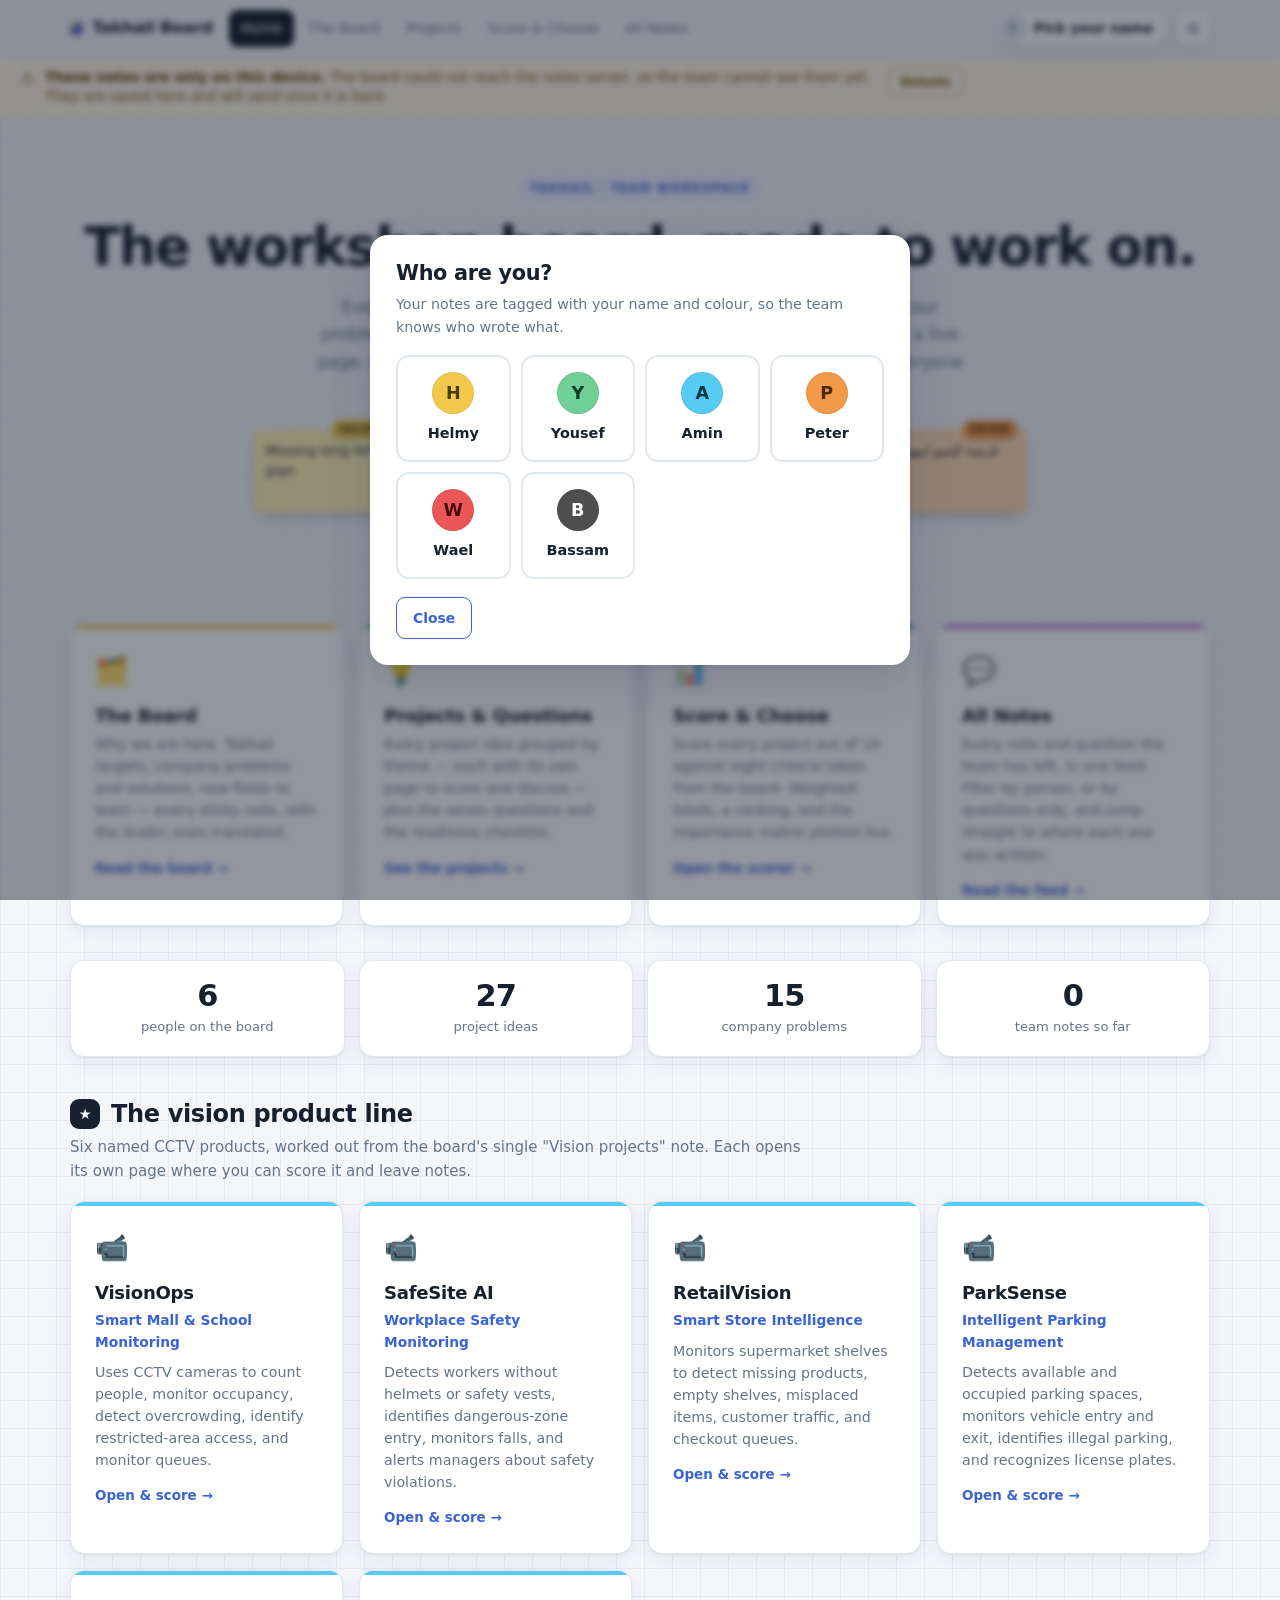
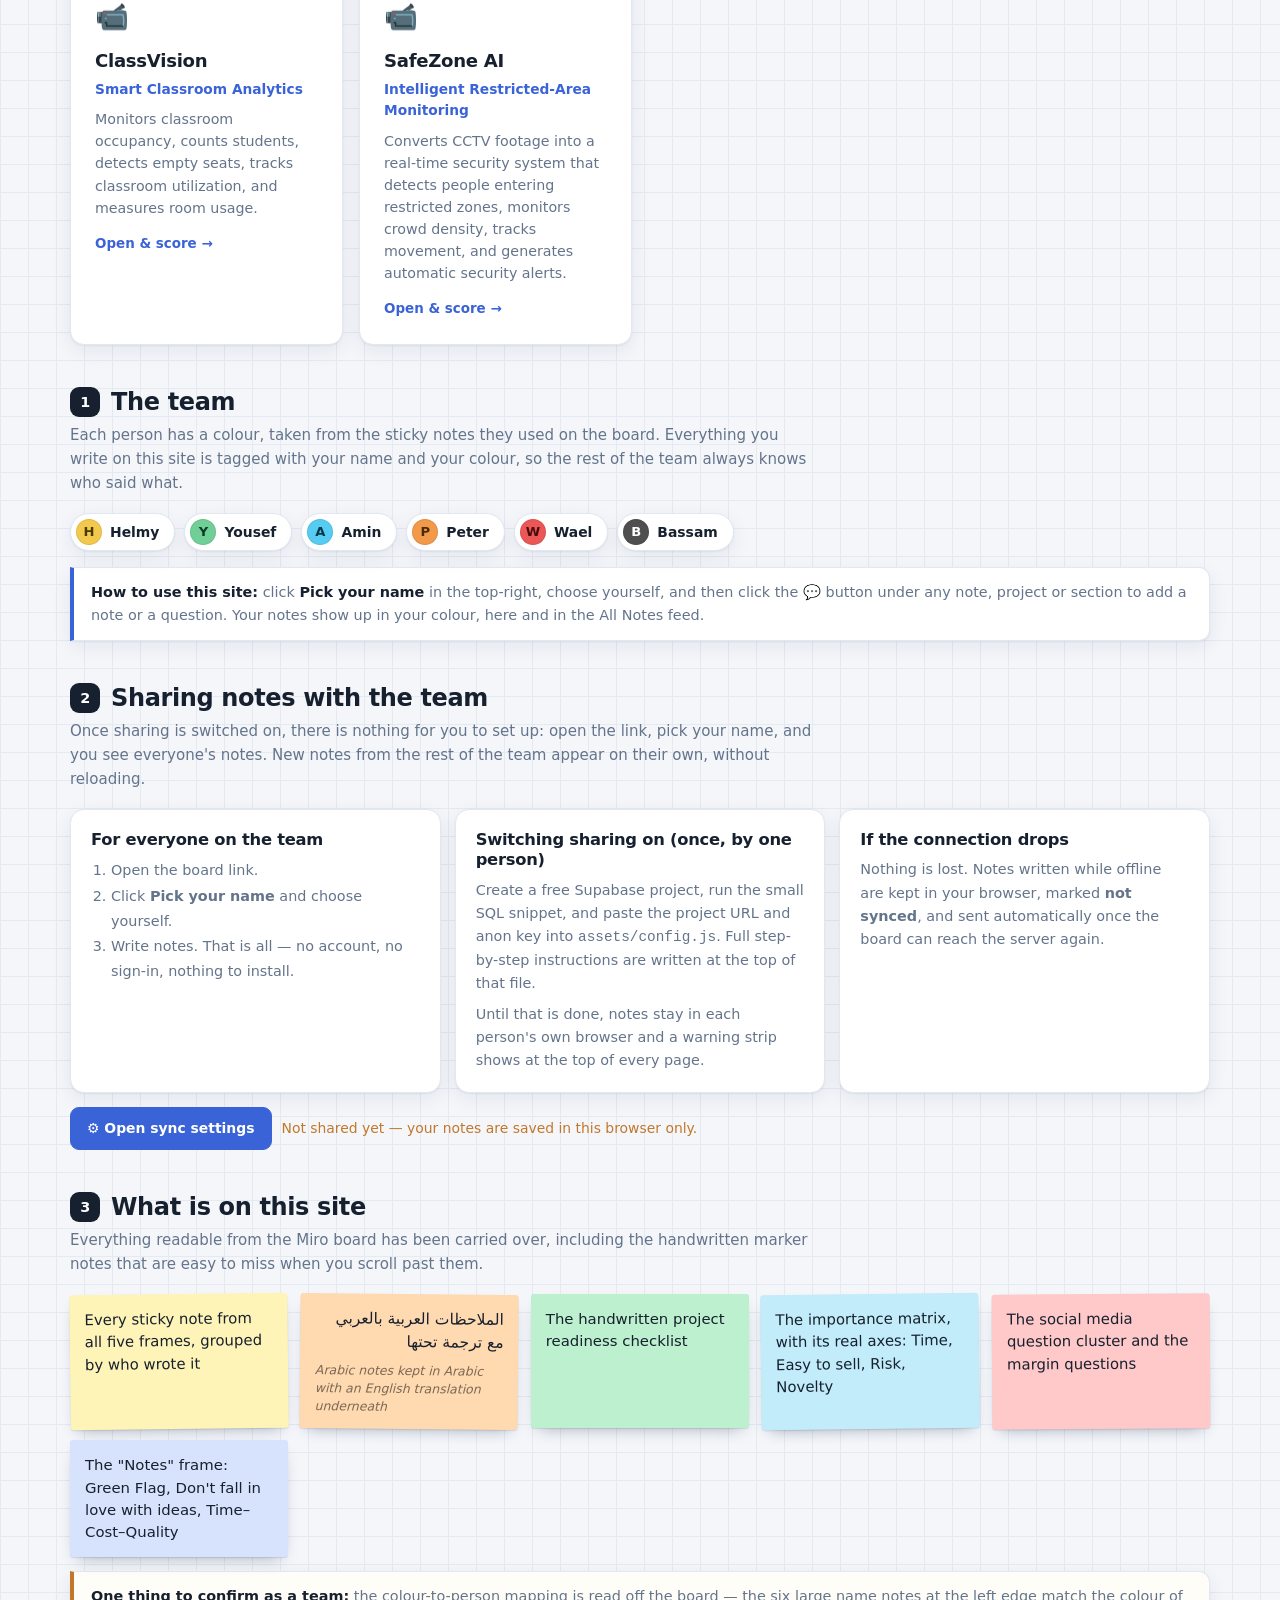
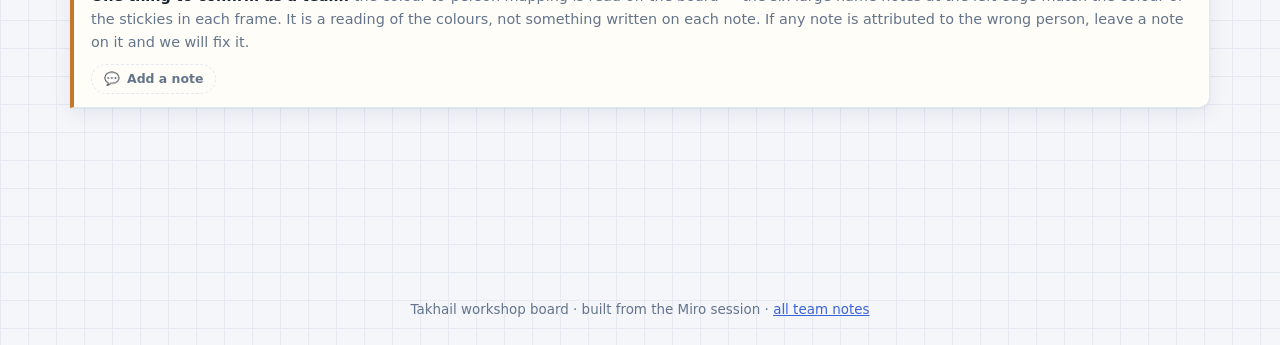
<file: index.html>
<!doctype html>
<html lang="en">
<head>
<meta charset="utf-8">
<meta name="viewport" content="width=device-width, initial-scale=1">
<title>Takhail Board — Team Workspace</title>
<meta name="description" content="The Takhail workshop board: targets, problems, projects and a scoring tool the whole team can write notes on.">
<link rel="icon" href="data:image/svg+xml,<svg xmlns='http://www.w3.org/2000/svg' viewBox='0 0 32 32'><rect width='32' height='32' rx='7' fill='%233b63d8'/><rect x='7' y='7' width='8' height='8' rx='1.5' fill='%23ffd84d'/><rect x='17' y='7' width='8' height='8' rx='1.5' fill='%236FCF97'/><rect x='7' y='17' width='8' height='8' rx='1.5' fill='%23ff9f6b'/><rect x='17' y='17' width='8' height='8' rx='1.5' fill='%23fff'/></svg>">
<link rel="stylesheet" href="assets/style.css">
</head>
<body>

<div class="hero">
  <span class="eyebrow">Takhail · Team Workspace</span>
  <h1>The workshop board, made to work on.</h1>
  <p>Everything from the Miro session — why we are here, our targets, our problems, every project idea and the handwritten notes — rebuilt as a live page. Pick your name, then leave notes and questions anywhere. Everyone sees who wrote what.</p>

  <div class="hero-notes">
    <div class="note y">Missing long term plan<span class="owner" style="background:#F2C94C;color:#4a3b00">Helmy</span></div>
    <div class="note g">Lack of clients and actual live work<span class="owner" style="background:#6FCF97;color:#0d3b22">Yousef</span></div>
    <div class="note c">Make our own AI model<span class="owner" style="background:#56CCF2;color:#06384a">Amin</span></div>
    <div class="note r">Unicorn<span class="owner" style="background:#EB5757;color:#fff">Wael</span></div>
    <div class="note o ar" dir="rtl">فرصة للنمو (مهنياً)<span class="owner" style="background:#F2994A;color:#4a2a00" dir="ltr">Peter</span></div>
  </div>

  <div class="row" style="justify-content:center">
    <button class="btn dark" id="startBtn" type="button">Pick your name to start</button>
    <a class="btn ghost" href="board.html">Open the board</a>
  </div>
</div>

<div class="wrap">

  <div class="tiles">
    <a class="tile" href="board.html" style="--tc:#F2C94C">
      <span class="ico">🗂️</span>
      <h3>The Board</h3>
      <p>Why we are here, Takhail targets, company problems and solutions, new fields to learn — every sticky note, with the Arabic ones translated.</p>
      <div class="go">Read the board →</div>
    </a>
    <a class="tile" href="projects.html" style="--tc:#6FCF97">
      <span class="ico">💡</span>
      <h3>Projects &amp; Questions</h3>
      <p>Every project idea grouped by theme — each with its own page to score and discuss — plus the seven questions and the readiness checklist.</p>
      <div class="go">See the projects →</div>
    </a>
    <a class="tile" href="scoring.html" style="--tc:#3b63d8">
      <span class="ico">📊</span>
      <h3>Score &amp; Choose</h3>
      <p>Score every project out of 10 against eight criteria taken from the board. Weighted totals, a ranking, and the importance matrix plotted live.</p>
      <div class="go">Open the scorer →</div>
    </a>
    <a class="tile" href="notes.html" style="--tc:#BB6BD9">
      <span class="ico">💬</span>
      <h3>All Notes</h3>
      <p>Every note and question the team has left, in one feed. Filter by person, or by questions only, and jump straight to where each one was written.</p>
      <div class="go">Read the feed →</div>
    </a>
  </div>

  <div class="stats" id="stats">
    <div class="stat"><b id="tCount">0</b><span>people on the board</span></div>
    <div class="stat"><b id="pCount">0</b><span>project ideas</span></div>
    <div class="stat"><b>15</b><span>company problems</span></div>
    <div class="stat"><b id="nCount">0</b><span>team notes so far</span></div>
  </div>

  <section class="blk" id="vision-line">
    <h2><span class="num">★</span> The vision product line</h2>
    <p class="sub">Six named CCTV products, worked out from the board's single "Vision projects" note. Each opens its own page where you can score it and leave notes.</p>
    <div class="tiles" id="visionTiles"></div>
  </section>

  <section class="blk" id="team">
    <h2><span class="num">1</span> The team</h2>
    <p class="sub">Each person has a colour, taken from the sticky notes they used on the board. Everything you write on this site is tagged with your name and your colour, so the rest of the team always knows who said what.</p>
    <div class="legend" id="legend"></div>
    <div class="callout" style="margin-top:16px">
      <b>How to use this site:</b> click <b>Pick your name</b> in the top-right, choose yourself, and then click the <b>💬</b> button under any note, project or section to add a note or a question. Your notes show up in your colour, here and in the All Notes feed.
    </div>
  </section>

  <section class="blk" id="sync">
    <h2><span class="num">2</span> Sharing notes with the team</h2>
    <p class="sub">Once sharing is switched on, there is nothing for you to set up: open the link, pick your name, and you see everyone's notes. New notes from the rest of the team appear on their own, without reloading.</p>
    <div class="cards">
      <div class="card">
        <h3 style="margin:0 0 8px;font-size:1.02rem">For everyone on the team</h3>
        <ol style="margin:0;padding-left:20px;font-size:.9rem;color:var(--mute);line-height:1.75">
          <li>Open the board link.</li>
          <li>Click <b>Pick your name</b> and choose yourself.</li>
          <li>Write notes. That is all — no account, no sign-in, nothing to install.</li>
        </ol>
      </div>
      <div class="card">
        <h3 style="margin:0 0 8px;font-size:1.02rem">Switching sharing on (once, by one person)</h3>
        <p style="margin:0 0 8px;font-size:.9rem;color:var(--mute)">Create a free Supabase project, run the small SQL snippet, and paste the project URL and anon key into <code>assets/config.js</code>. Full step-by-step instructions are written at the top of that file.</p>
        <p style="margin:0;font-size:.9rem;color:var(--mute)">Until that is done, notes stay in each person's own browser and a warning strip shows at the top of every page.</p>
      </div>
      <div class="card">
        <h3 style="margin:0 0 8px;font-size:1.02rem">If the connection drops</h3>
        <p style="margin:0;font-size:.9rem;color:var(--mute)">Nothing is lost. Notes written while offline are kept in your browser, marked <b>not synced</b>, and sent automatically once the board can reach the server again.</p>
      </div>
    </div>
    <div class="row">
      <button class="btn" id="syncBtn" type="button">⚙ Open sync settings</button>
      <span id="syncState" style="font-size:.87rem;color:var(--mute)"></span>
    </div>
  </section>

  <section class="blk" id="source">
    <h2><span class="num">3</span> What is on this site</h2>
    <p class="sub">Everything readable from the Miro board has been carried over, including the handwritten marker notes that are easy to miss when you scroll past them.</p>
    <div class="grid">
      <div class="note y">Every sticky note from all five frames, grouped by who wrote it</div>
      <div class="note o ar" dir="rtl">الملاحظات العربية بالعربي مع ترجمة تحتها<small dir="ltr">Arabic notes kept in Arabic with an English translation underneath</small></div>
      <div class="note g">The handwritten project readiness checklist</div>
      <div class="note c">The importance matrix, with its real axes: Time, Easy to sell, Risk, Novelty</div>
      <div class="note r">The social media question cluster and the margin questions</div>
      <div class="note b">The "Notes" frame: Green Flag, Don't fall in love with ideas, Time–Cost–Quality</div>
    </div>
    <div class="callout warn-c">
      <b>One thing to confirm as a team:</b> the colour-to-person mapping is read off the board — the six large name notes at the left edge match the colour of the stickies in each frame. It is a reading of the colours, not something written on each note. If any note is attributed to the wrong person, leave a note on it and we will fix it.
      <div data-notes="home-attribution"></div>
    </div>
  </section>

</div>

<footer class="site-foot">
  Takhail workshop board · built from the Miro session · <a href="notes.html">all team notes</a>
</footer>

<script src="assets/config.js"></script>
<script src="assets/team.js"></script>
<script src="assets/projects.js"></script>
<script>
document.getElementById("tCount").textContent = TEAM.length;
document.getElementById("pCount").textContent = PROJECTS.length;
document.getElementById("visionTiles").innerHTML =
  projectsIn("Vision & CCTV").filter(p => p.tagline).map(p => `
    <a class="tile" href="${projectHref(p.id)}" style="--tc:#56CCF2">
      <span class="ico">📹</span>
      <h3>${esc(p.name)}</h3>
      <p style="color:var(--accent);font-weight:600;font-size:.86rem;margin:0 0 8px">${esc(p.tagline)}</p>
      <p>${esc(p.desc)}</p>
      <div class="go">Open &amp; score →</div>
    </a>`).join("");

document.getElementById("legend").innerHTML = TEAM.map(p =>
  `<span class="chip"><span class="avatar" style="background:${p.color};color:${p.ink}">${p.name[0]}</span>${p.name}</span>`).join("");

document.getElementById("startBtn").onclick = openWhoModal;
document.getElementById("syncBtn").onclick = openSettings;

function paintState() {
  document.getElementById("nCount").textContent = NotesStore.cache.length;
  const s = document.getElementById("syncState");
  const shared = NotesStore.mode === "supabase" || NotesStore.mode === "github";
  s.textContent = shared
    ? "✓ Sharing is on — the whole team reads and writes the same notes."
    : "Not shared yet — your notes are saved in this browser only.";
  s.style.color = shared ? "var(--ok)" : "var(--warn)";
}
addEventListener("tk:notes", paintState);
bootPage("index.html").then(paintState);
</script>
</body>
</html>
</file>
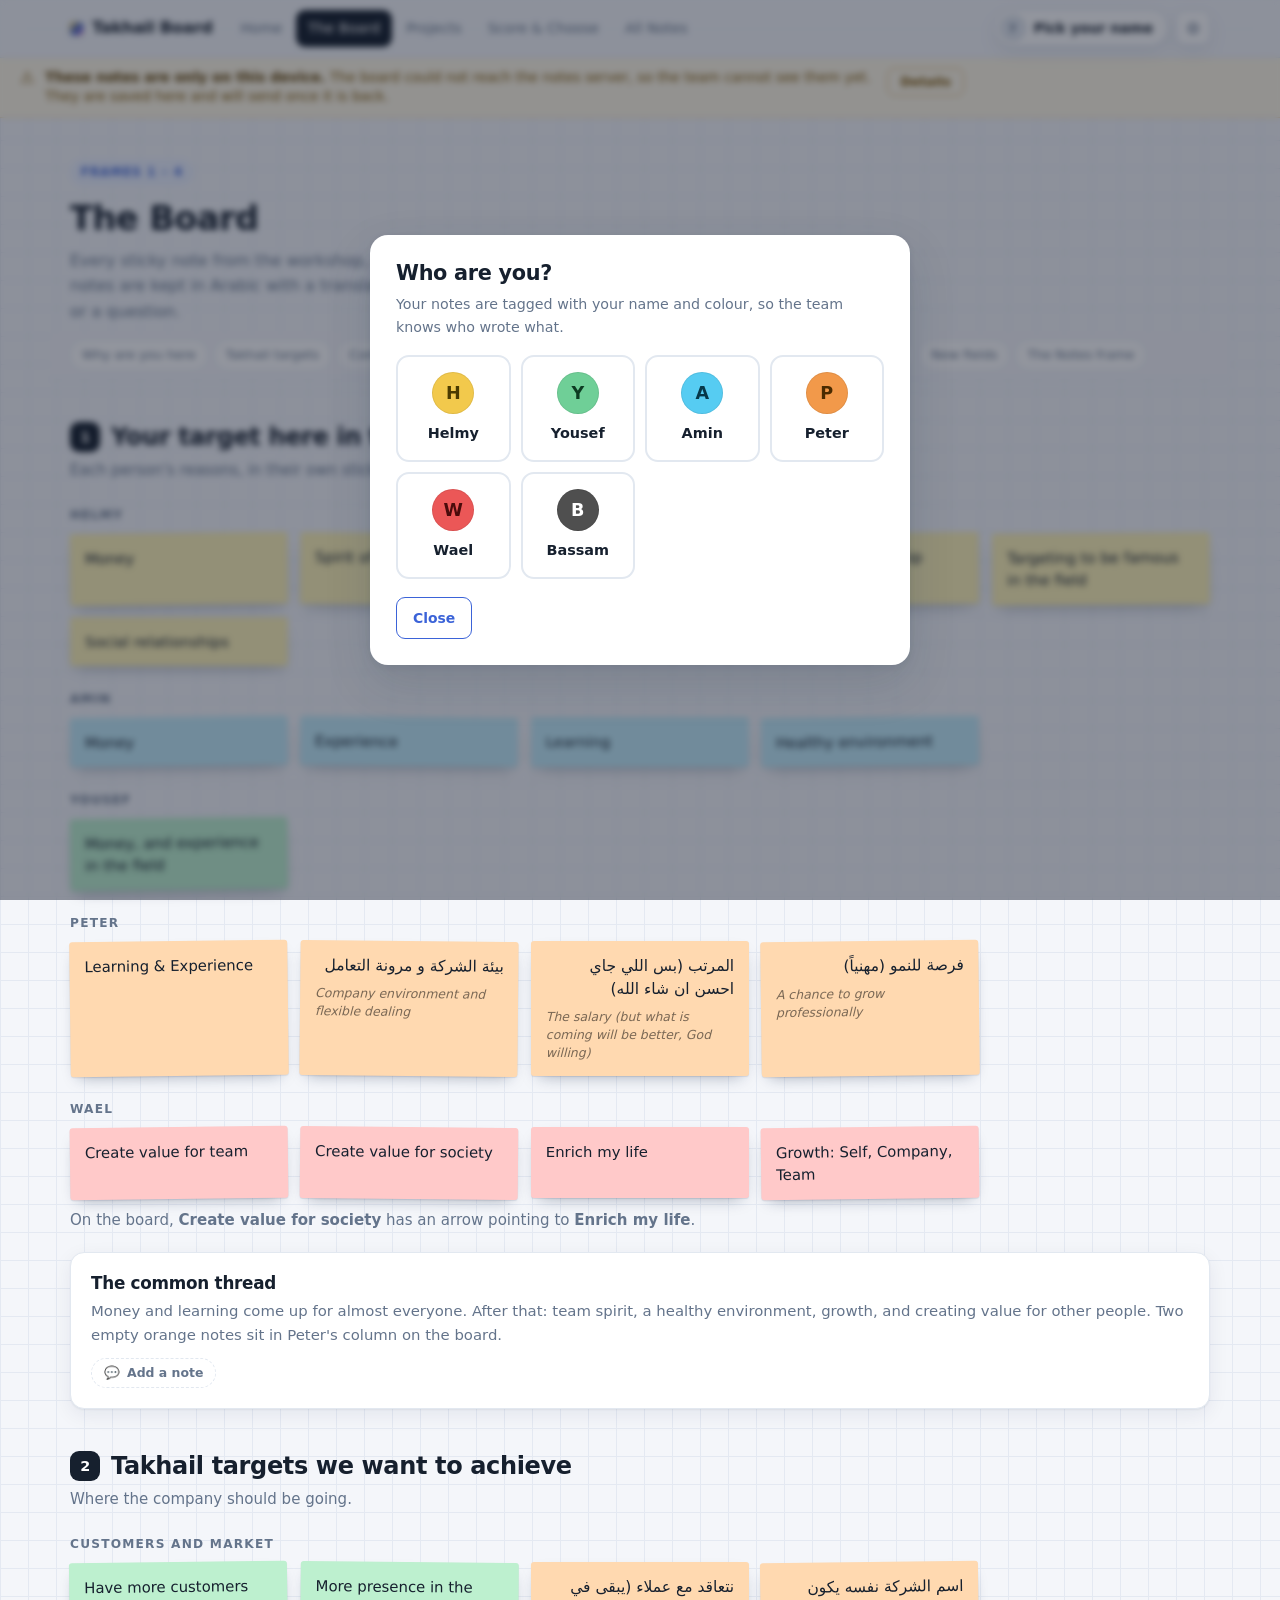
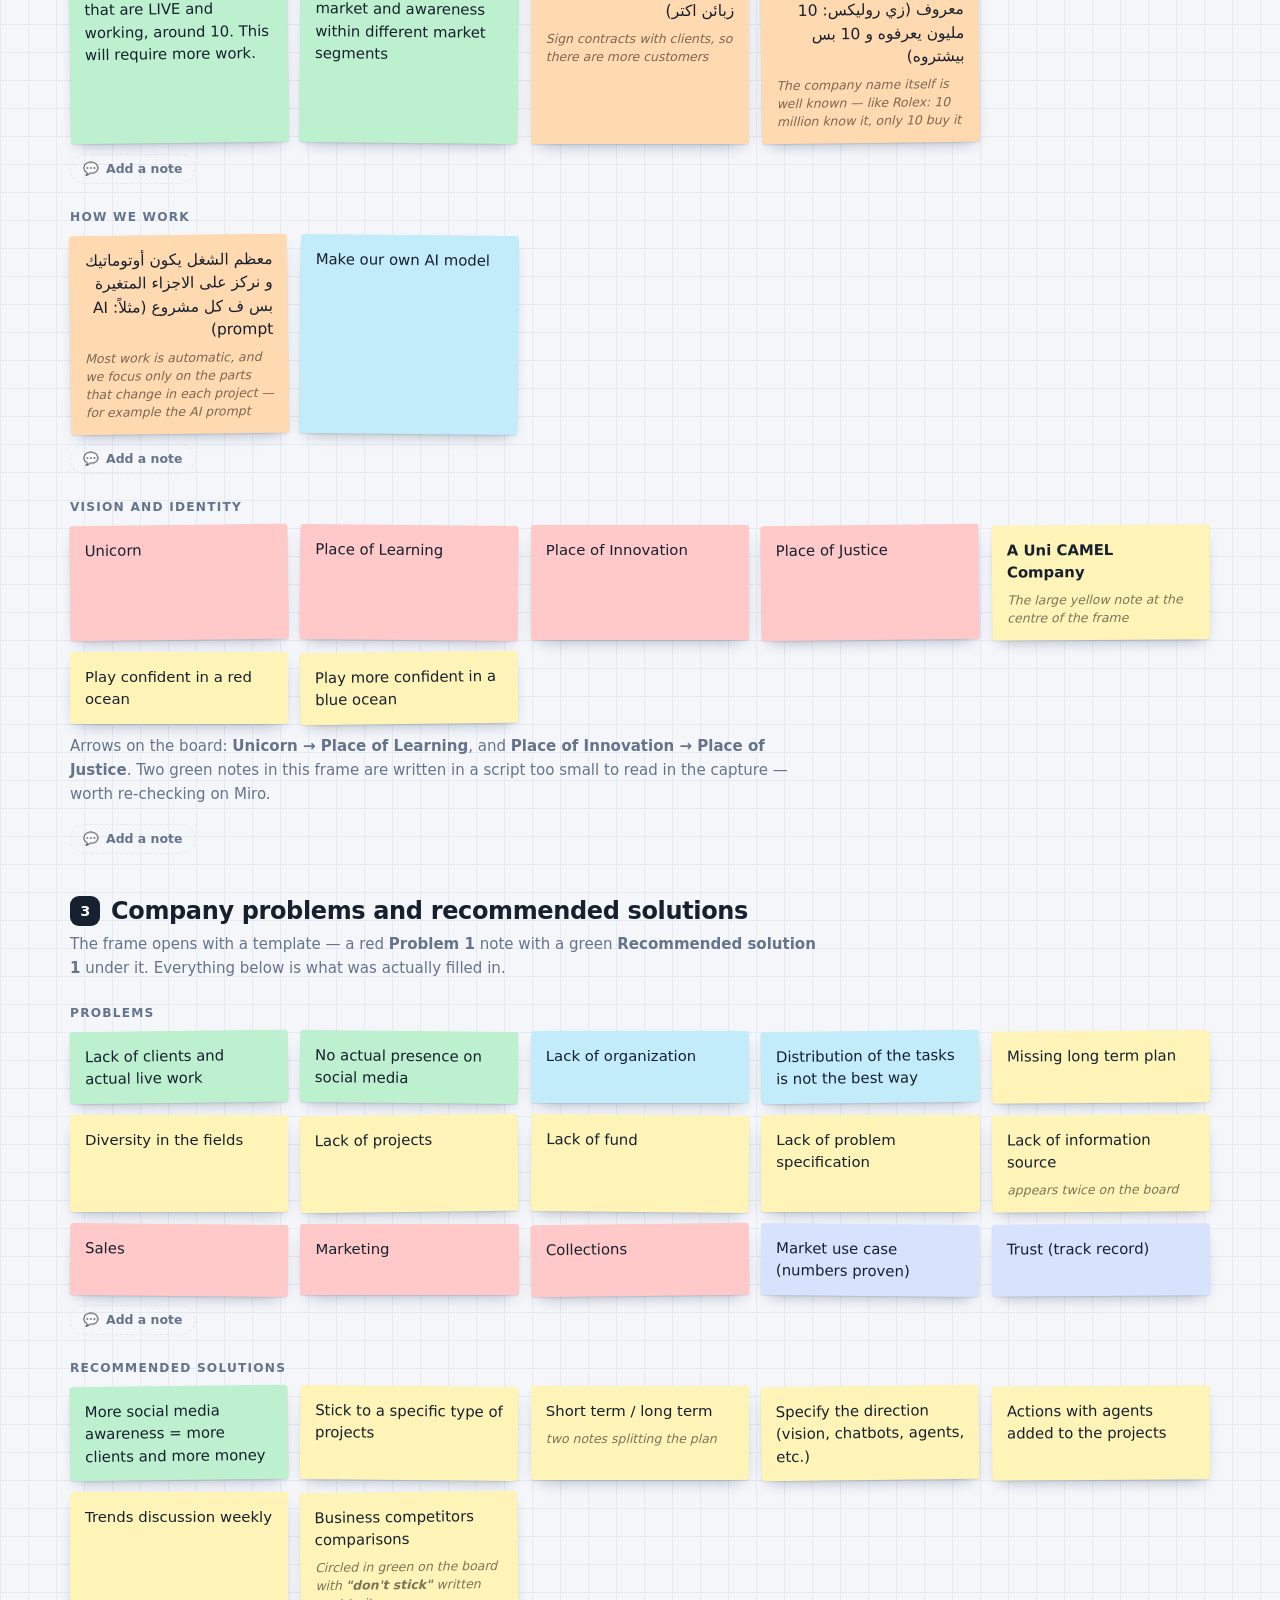
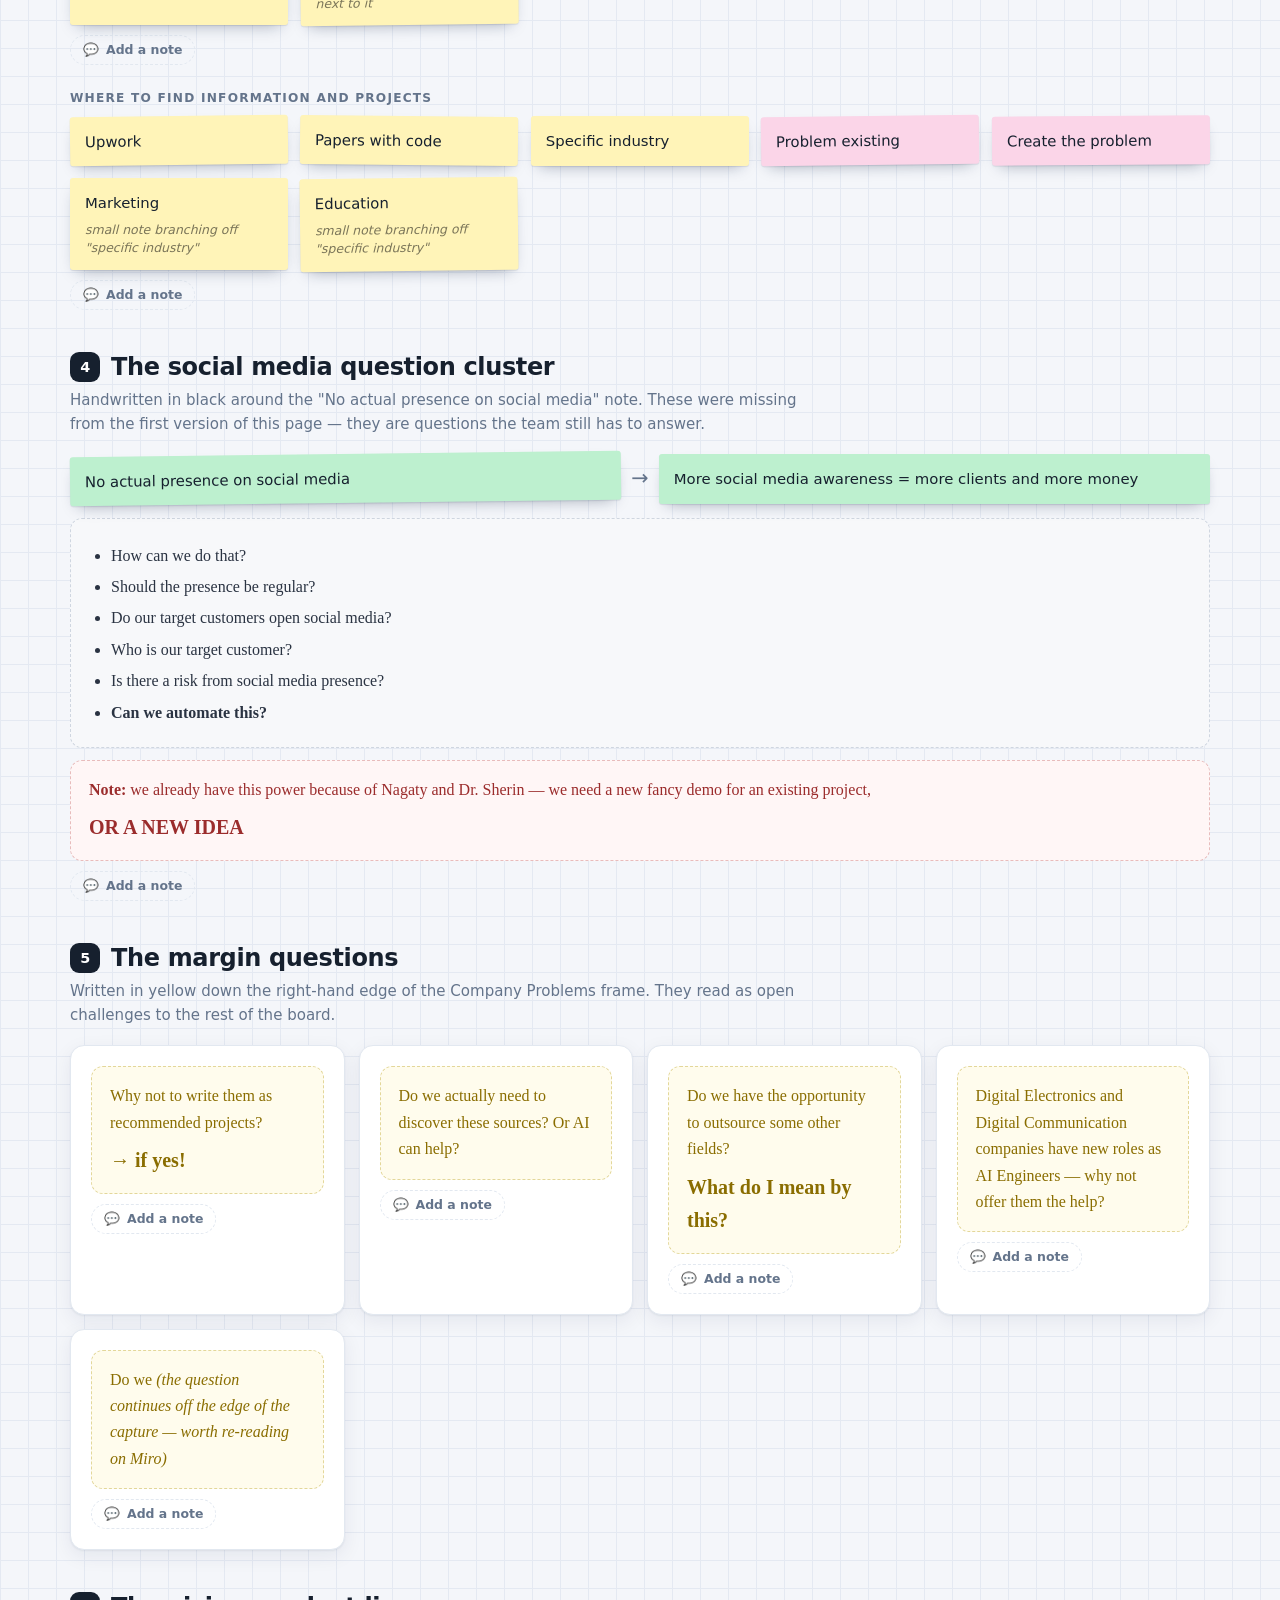
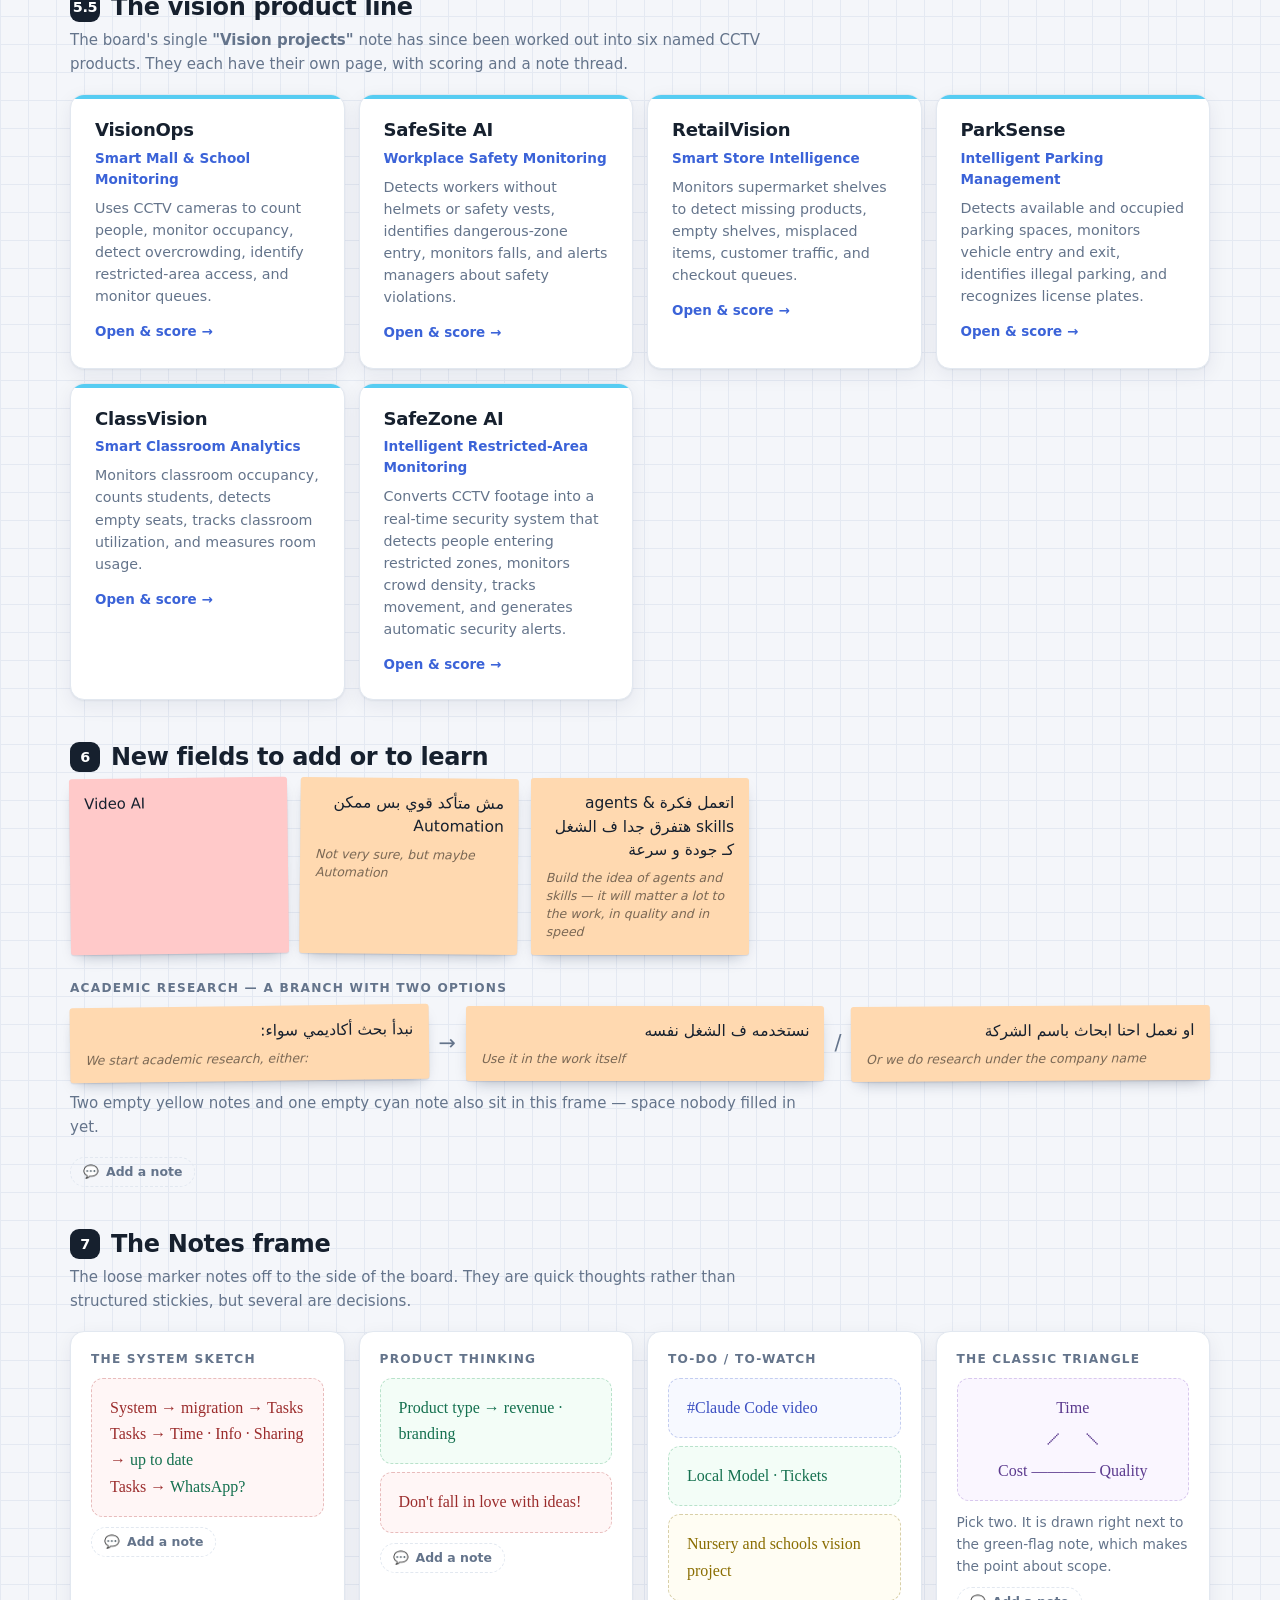
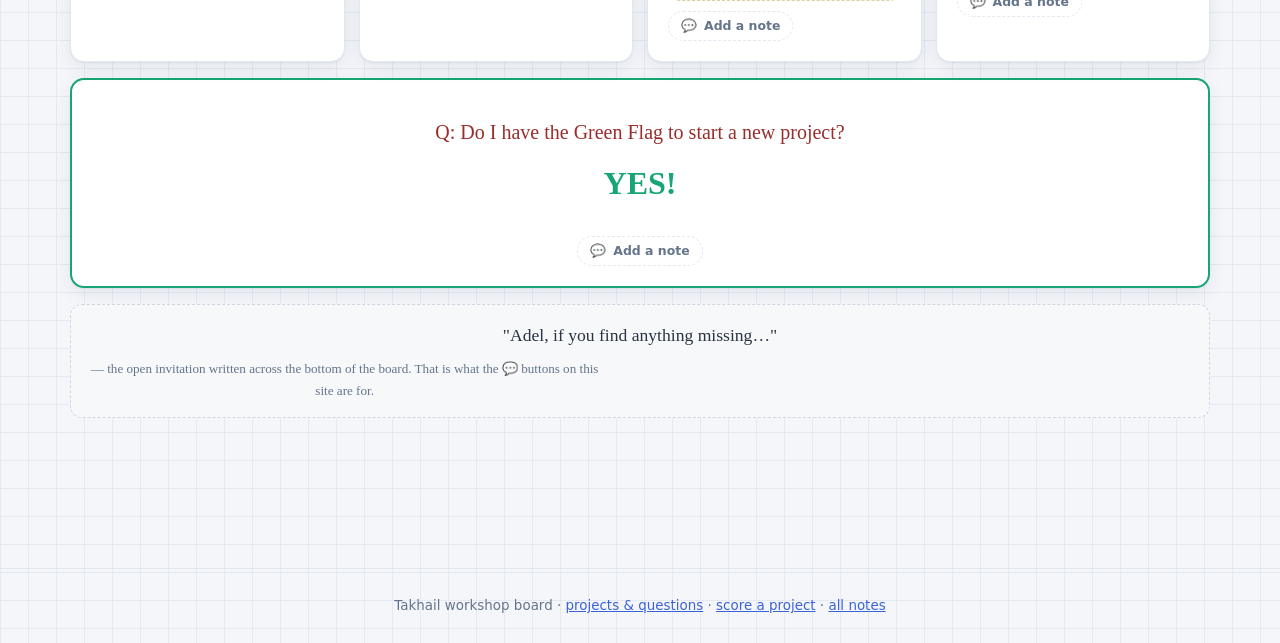
<file: board.html>
<!doctype html>
<html lang="en">
<head>
<meta charset="utf-8">
<meta name="viewport" content="width=device-width, initial-scale=1">
<title>The Board — Takhail</title>
<link rel="icon" href="data:image/svg+xml,<svg xmlns='http://www.w3.org/2000/svg' viewBox='0 0 32 32'><rect width='32' height='32' rx='7' fill='%233b63d8'/><rect x='7' y='7' width='8' height='8' rx='1.5' fill='%23ffd84d'/><rect x='17' y='7' width='8' height='8' rx='1.5' fill='%236FCF97'/><rect x='7' y='17' width='8' height='8' rx='1.5' fill='%23ff9f6b'/><rect x='17' y='17' width='8' height='8' rx='1.5' fill='%23fff'/></svg>">
<link rel="stylesheet" href="assets/style.css">
</head>
<body>

<div class="page-head">
  <span class="eyebrow">Frames 1 – 4</span>
  <h1>The Board</h1>
  <p>Every sticky note from the workshop, grouped by frame and by who wrote it. Arabic notes are kept in Arabic with a translation underneath. Click 💬 anywhere to add a note or a question.</p>
</div>

<div class="wrap">
  <div class="sticky-toc"><div>
    <a href="#why">Why are you here</a>
    <a href="#targets">Takhail targets</a>
    <a href="#problems">Company problems</a>
    <a href="#socials">Social media cluster</a>
    <a href="#margin">Margin questions</a>
    <a href="#vision-products">Vision products</a>
    <a href="#fields">New fields</a>
    <a href="#notes-frame">The Notes frame</a>
  </div></div>

  <section class="blk" id="why">
    <h2><span class="num">1</span> Your target here in the company — why are you here?</h2>
    <p class="sub">Each person's reasons, in their own sticky colour.</p>

    <h3 class="mini">Helmy</h3>
    <div class="grid">
      <div class="note y">Money</div>
      <div class="note y">Spirit of the team</div>
      <div class="note y">Power of making new things</div>
      <div class="note y">Power of leadership</div>
      <div class="note y">Targeting to be famous in the field</div>
      <div class="note y">Social relationships</div>
    </div>

    <h3 class="mini">Amin</h3>
    <div class="grid">
      <div class="note c">Money</div>
      <div class="note c">Experience</div>
      <div class="note c">Learning</div>
      <div class="note c">Healthy environment</div>
    </div>

    <h3 class="mini">Yousef</h3>
    <div class="grid"><div class="note g">Money, and experience in the field</div></div>

    <h3 class="mini">Peter</h3>
    <div class="grid">
      <div class="note o">Learning &amp; Experience</div>
      <div class="note o ar" dir="rtl">بيئة الشركة و مرونة التعامل<small dir="ltr">Company environment and flexible dealing</small></div>
      <div class="note o ar" dir="rtl">المرتب (بس اللي جاي احسن ان شاء الله)<small dir="ltr">The salary (but what is coming will be better, God willing)</small></div>
      <div class="note o ar" dir="rtl">فرصة للنمو (مهنياً)<small dir="ltr">A chance to grow professionally</small></div>
    </div>

    <h3 class="mini">Wael</h3>
    <div class="grid">
      <div class="note r">Create value for team</div>
      <div class="note r">Create value for society</div>
      <div class="note r">Enrich my life</div>
      <div class="note r">Growth: Self, Company, Team</div>
    </div>
    <p class="sub" style="margin-top:10px">On the board, <b>Create value for society</b> has an arrow pointing to <b>Enrich my life</b>.</p>

    <div class="card" style="margin-top:20px">
      <h3 style="margin:0 0 6px;font-size:1.05rem">The common thread</h3>
      <p style="margin:0;color:var(--mute);font-size:.93rem">Money and learning come up for almost everyone. After that: team spirit, a healthy environment, growth, and creating value for other people. Two empty orange notes sit in Peter's column on the board.</p>
      <div data-notes="why-themes"></div>
    </div>
  </section>

  <section class="blk" id="targets">
    <h2><span class="num">2</span> Takhail targets we want to achieve</h2>
    <p class="sub">Where the company should be going.</p>

    <h3 class="mini">Customers and market</h3>
    <div class="grid">
      <div class="note g">Have more customers that are LIVE and working, around 10. This will require more work.</div>
      <div class="note g">More presence in the market and awareness within different market segments</div>
      <div class="note o ar" dir="rtl">نتعاقد مع عملاء (يبقى في زبائن اكتر)<small dir="ltr">Sign contracts with clients, so there are more customers</small></div>
      <div class="note o ar" dir="rtl">اسم الشركة نفسه يكون معروف (زي روليكس: 10 مليون يعرفوه و 10 بس بيشتروه)<small dir="ltr">The company name itself is well known — like Rolex: 10 million know it, only 10 buy it</small></div>
    </div>
    <div data-notes="targets-customers"></div>

    <h3 class="mini">How we work</h3>
    <div class="grid">
      <div class="note o ar" dir="rtl">معظم الشغل يكون أوتوماتيك و نركز على الاجزاء المتغيرة بس ف كل مشروع (مثلاً: AI prompt)<small dir="ltr">Most work is automatic, and we focus only on the parts that change in each project — for example the AI prompt</small></div>
      <div class="note c">Make our own AI model</div>
    </div>
    <div data-notes="targets-howwework"></div>

    <h3 class="mini">Vision and identity</h3>
    <div class="grid">
      <div class="note r">Unicorn</div>
      <div class="note r">Place of Learning</div>
      <div class="note r">Place of Innovation</div>
      <div class="note r">Place of Justice</div>
      <div class="note y"><b>A Uni CAMEL Company</b><small>The large yellow note at the centre of the frame</small></div>
      <div class="note y">Play confident in a red ocean</div>
      <div class="note y">Play more confident in a blue ocean</div>
    </div>
    <p class="sub" style="margin-top:10px">Arrows on the board: <b>Unicorn → Place of Learning</b>, and <b>Place of Innovation → Place of Justice</b>. Two green notes in this frame are written in a script too small to read in the capture — worth re-checking on Miro.</p>
    <div data-notes="targets-vision"></div>
  </section>

  <section class="blk" id="problems">
    <h2><span class="num">3</span> Company problems and recommended solutions</h2>
    <p class="sub">The frame opens with a template — a red <b>Problem 1</b> note with a green <b>Recommended solution 1</b> under it. Everything below is what was actually filled in.</p>

    <h3 class="mini">Problems</h3>
    <div class="grid">
      <div class="note g">Lack of clients and actual live work</div>
      <div class="note g">No actual presence on social media</div>
      <div class="note c">Lack of organization</div>
      <div class="note c">Distribution of the tasks is not the best way</div>
      <div class="note y">Missing long term plan</div>
      <div class="note y">Diversity in the fields</div>
      <div class="note y">Lack of projects</div>
      <div class="note y">Lack of fund</div>
      <div class="note y">Lack of problem specification</div>
      <div class="note y">Lack of information source<small>appears twice on the board</small></div>
      <div class="note r">Sales</div>
      <div class="note r">Marketing</div>
      <div class="note r">Collections</div>
      <div class="note b">Market use case (numbers proven)</div>
      <div class="note b">Trust (track record)</div>
    </div>
    <div data-notes="problems-list"></div>

    <h3 class="mini">Recommended solutions</h3>
    <div class="grid">
      <div class="note g">More social media awareness = more clients and more money</div>
      <div class="note y">Stick to a specific type of projects</div>
      <div class="note y">Short term / long term<small>two notes splitting the plan</small></div>
      <div class="note y">Specify the direction (vision, chatbots, agents, etc.)</div>
      <div class="note y">Actions with agents added to the projects</div>
      <div class="note y">Trends discussion weekly</div>
      <div class="note y">Business competitors comparisons
        <small>Circled in green on the board with <b>"don't stick"</b> written next to it</small></div>
    </div>
    <div data-notes="problems-solutions"></div>

    <h3 class="mini">Where to find information and projects</h3>
    <div class="grid">
      <div class="note y">Upwork</div>
      <div class="note y">Papers with code</div>
      <div class="note y">Specific industry</div>
      <div class="note p">Problem existing</div>
      <div class="note p">Create the problem</div>
      <div class="note y">Marketing<small>small note branching off "specific industry"</small></div>
      <div class="note y">Education<small>small note branching off "specific industry"</small></div>
    </div>
    <div data-notes="problems-sources"></div>
  </section>

  <section class="blk" id="socials">
    <h2><span class="num">4</span> The social media question cluster</h2>
    <p class="sub">Handwritten in black around the "No actual presence on social media" note. These were missing from the first version of this page — they are questions the team still has to answer.</p>

    <div class="flow">
      <div class="note g">No actual presence on social media</div>
      <span class="arrow">→</span>
      <div class="note g">More social media awareness = more clients and more money</div>
    </div>

    <div class="hand black" style="margin-top:14px">
      <ul>
        <li>How can we do that?</li>
        <li>Should the presence be regular?</li>
        <li>Do our target customers open social media?</li>
        <li>Who is our target customer?</li>
        <li>Is there a risk from social media presence?</li>
        <li><b>Can we automate this?</b></li>
      </ul>
    </div>

    <div class="hand red" style="margin-top:12px">
      <b>Note:</b> we already have this power because of Nagaty and Dr. Sherin — we need a new fancy demo for an existing project, <span class="big">OR A NEW IDEA</span>
    </div>
    <div data-notes="social-cluster"></div>
  </section>

  <section class="blk" id="margin">
    <h2><span class="num">5</span> The margin questions</h2>
    <p class="sub">Written in yellow down the right-hand edge of the Company Problems frame. They read as open challenges to the rest of the board.</p>

    <div class="cards">
      <div class="card">
        <div class="hand yellow">Why not to write them as recommended projects? <span class="big">→ if yes!</span></div>
        <div data-notes="margin-q1"></div>
      </div>
      <div class="card">
        <div class="hand yellow">Do we actually need to discover these sources? Or AI can help?</div>
        <div data-notes="margin-q2"></div>
      </div>
      <div class="card">
        <div class="hand yellow">Do we have the opportunity to outsource some other fields? <span class="big">What do I mean by this?</span></div>
        <div data-notes="margin-q3"></div>
      </div>
      <div class="card">
        <div class="hand yellow">Digital Electronics and Digital Communication companies have new roles as AI Engineers — why not offer them the help?</div>
        <div data-notes="margin-q4"></div>
      </div>
      <div class="card">
        <div class="hand yellow">Do we <em>(the question continues off the edge of the capture — worth re-reading on Miro)</em></div>
        <div data-notes="margin-q5"></div>
      </div>
    </div>
  </section>

  <section class="blk" id="vision-products">
    <h2><span class="num">5.5</span> The vision product line</h2>
    <p class="sub">The board's single <b>"Vision projects"</b> note has since been worked out into six named CCTV products. They each have their own page, with scoring and a note thread.</p>
    <div class="cards" id="visionCards"></div>
  </section>

  <section class="blk" id="fields">
    <h2><span class="num">6</span> New fields to add or to learn</h2>
    <div class="grid">
      <div class="note r">Video AI</div>
      <div class="note o ar" dir="rtl">مش متأكد قوي بس ممكن Automation<small dir="ltr">Not very sure, but maybe Automation</small></div>
      <div class="note o ar" dir="rtl">اتعمل فكرة agents &amp; skills هتفرق جدا ف الشغل كـ جودة و سرعة<small dir="ltr">Build the idea of agents and skills — it will matter a lot to the work, in quality and in speed</small></div>
    </div>

    <h3 class="mini">Academic research — a branch with two options</h3>
    <div class="flow">
      <div class="note o ar" dir="rtl">نبدأ بحث أكاديمي سواء:<small dir="ltr">We start academic research, either:</small></div>
      <span class="arrow">→</span>
      <div class="note o ar" dir="rtl">نستخدمه ف الشغل نفسه<small dir="ltr">Use it in the work itself</small></div>
      <span class="arrow">/</span>
      <div class="note o ar" dir="rtl">او نعمل احنا ابحاث باسم الشركة<small dir="ltr">Or we do research under the company name</small></div>
    </div>
    <p class="sub" style="margin-top:10px">Two empty yellow notes and one empty cyan note also sit in this frame — space nobody filled in yet.</p>
    <div data-notes="fields-all"></div>
  </section>

  <section class="blk" id="notes-frame">
    <h2><span class="num">7</span> The Notes frame</h2>
    <p class="sub">The loose marker notes off to the side of the board. They are quick thoughts rather than structured stickies, but several are decisions.</p>

    <div class="cards">
      <div class="card">
        <h3 class="mini" style="margin-top:0">The system sketch</h3>
        <div class="hand red">
          System → migration → Tasks<br>
          Tasks → Time · Info · Sharing → <span style="color:#14704f">up to date</span><br>
          Tasks → <span style="color:#14704f">WhatsApp?</span>
        </div>
        <div data-notes="notes-system"></div>
      </div>

      <div class="card">
        <h3 class="mini" style="margin-top:0">Product thinking</h3>
        <div class="hand green">Product type → revenue · branding</div>
        <div class="hand red" style="margin-top:8px">Don't fall in love with ideas!</div>
        <div data-notes="notes-product"></div>
      </div>

      <div class="card">
        <h3 class="mini" style="margin-top:0">To-do / to-watch</h3>
        <div class="hand" style="color:#3b4fc2;border-color:#c3cdf0;background:#f7f9ff">#Claude Code video</div>
        <div class="hand green" style="margin-top:8px">Local Model · Tickets</div>
        <div class="hand" style="margin-top:8px;color:#8a6d00">Nursery and schools vision project</div>
        <div data-notes="notes-todo"></div>
      </div>

      <div class="card">
        <h3 class="mini" style="margin-top:0">The classic triangle</h3>
        <div class="hand purple" style="text-align:center">
          Time<br>
          <span style="font-size:1.4rem">⟋&nbsp;&nbsp;&nbsp;⟍</span><br>
          Cost ———— Quality
        </div>
        <p class="sub" style="margin:10px 0 0;font-size:.86rem">Pick two. It is drawn right next to the green-flag note, which makes the point about scope.</p>
        <div data-notes="notes-triangle"></div>
      </div>
    </div>

    <div class="card" style="margin-top:16px;text-align:center;border:2px solid #17a673">
      <div class="hand red" style="border:0;background:transparent;font-size:1.25rem">
        Q: Do I have the Green Flag to start a new project?
        <span class="big" style="color:#17a673;font-size:2rem">YES!</span>
      </div>
      <div data-notes="notes-greenflag" style="display:inline-block"></div>
    </div>

    <div class="hand black" style="margin-top:16px;text-align:center;font-size:1.1rem">
      "Adel, if you find anything missing…"
      <p class="sub" style="font-family:inherit;margin:8px 0 0;font-size:.82rem">— the open invitation written across the bottom of the board. That is what the 💬 buttons on this site are for.</p>
    </div>
  </section>

</div>

<footer class="site-foot">
  Takhail workshop board · <a href="projects.html">projects &amp; questions</a> · <a href="scoring.html">score a project</a> · <a href="notes.html">all notes</a>
</footer>

<script src="assets/config.js"></script>
<script src="assets/team.js"></script>
<script src="assets/projects.js"></script>
<script>
document.getElementById("visionCards").innerHTML =
  projectsIn("Vision & CCTV").filter(p => p.tagline).map(p => `
    <a class="tile" href="${projectHref(p.id)}" style="--tc:#56CCF2">
      <h3>${esc(p.name)}</h3>
      <p style="color:var(--accent);font-weight:600;font-size:.85rem;margin:0 0 7px">${esc(p.tagline)}</p>
      <p>${esc(p.desc)}</p>
      <div class="go">Open &amp; score →</div>
    </a>`).join("");
bootPage("board.html");
</script>
</body>
</html>
</file>
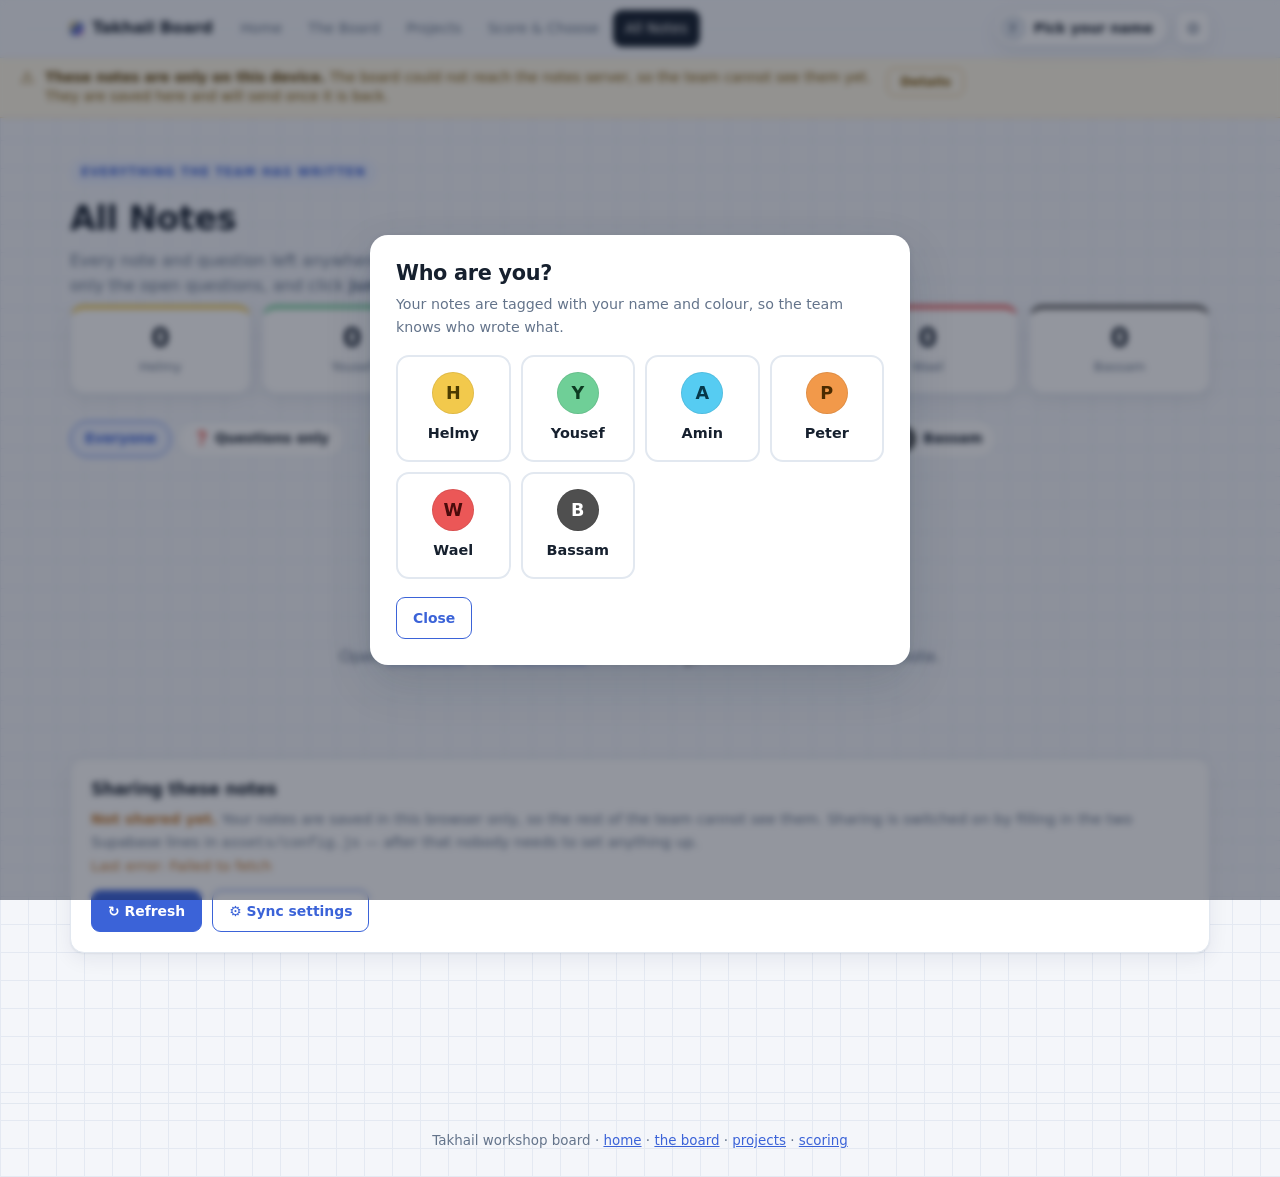
<file: notes.html>
<!doctype html>
<html lang="en">
<head>
<meta charset="utf-8">
<meta name="viewport" content="width=device-width, initial-scale=1">
<title>All Notes — Takhail</title>
<link rel="icon" href="data:image/svg+xml,<svg xmlns='http://www.w3.org/2000/svg' viewBox='0 0 32 32'><rect width='32' height='32' rx='7' fill='%233b63d8'/><rect x='7' y='7' width='8' height='8' rx='1.5' fill='%23ffd84d'/><rect x='17' y='7' width='8' height='8' rx='1.5' fill='%236FCF97'/><rect x='7' y='17' width='8' height='8' rx='1.5' fill='%23ff9f6b'/><rect x='17' y='17' width='8' height='8' rx='1.5' fill='%23fff'/></svg>">
<link rel="stylesheet" href="assets/style.css">
<style>
  .filters{display:flex;gap:7px;flex-wrap:wrap;align-items:center;margin:16px 0 22px}
  .fbtn{background:var(--card);border:1px solid var(--line);border-radius:999px;padding:5px 13px 5px 5px;font:inherit;font-size:.85rem;font-weight:600;cursor:pointer;display:inline-flex;align-items:center;gap:7px;color:var(--ink)}
  .fbtn.plain{padding:6px 14px}
  .fbtn:hover{border-color:var(--accent)}
  .fbtn.on{border-color:var(--accent);background:var(--accent-soft);color:var(--accent);box-shadow:0 0 0 2px var(--accent-soft)}
  .feed{display:flex;flex-direction:column;gap:12px}
  .fnote{background:var(--card);border:1px solid var(--line);border-left:5px solid var(--pc);border-radius:0 var(--r) var(--r) 0;padding:15px 18px;box-shadow:var(--shadow)}
  .fnote.q{background:linear-gradient(90deg,color-mix(in srgb,var(--pc) 7%,#fff),#fff 55%)}
  .fnote-head{display:flex;align-items:center;gap:9px;flex-wrap:wrap;margin-bottom:7px}
  .fnote-head strong{font-size:.95rem}
  .fnote-meta{margin-left:auto;display:flex;align-items:center;gap:9px;font-size:.76rem;color:var(--mute)}
  .fnote p{margin:0 0 9px;font-size:.95rem;line-height:1.55;white-space:pre-wrap}
  .where{font-size:.78rem;color:var(--mute)}
  .where a{font-weight:600;text-decoration:none}
  .where a:hover{text-decoration:underline}
  .empty{text-align:center;padding:60px 20px;color:var(--mute)}
  .empty .big{font-size:2.6rem;display:block;margin-bottom:12px}
  .by-person{display:grid;grid-template-columns:repeat(auto-fit,minmax(118px,1fr));gap:11px;margin-bottom:26px}
  .pcount{background:var(--card);border:1px solid var(--line);border-top:4px solid var(--pc);border-radius:var(--r);padding:14px 10px;text-align:center;box-shadow:var(--shadow)}
  .pcount b{display:block;font-size:1.65rem;line-height:1.15;font-variant-numeric:tabular-nums}
  .pcount span{font-size:.82rem;color:var(--mute)}
</style>
</head>
<body>

<div class="page-head">
  <span class="eyebrow">Everything the team has written</span>
  <h1>All Notes</h1>
  <p>Every note and question left anywhere on this site, newest first. Filter by person or show only the open questions, and click <b>jump to it</b> to go to exactly where a note was written.</p>
</div>

<div class="wrap">

  <div class="by-person" id="byPerson"></div>

  <div class="filters" id="filters">
    <button class="fbtn plain on" data-f="all" type="button">Everyone</button>
    <button class="fbtn plain" data-f="questions" type="button">❓ Questions only</button>
    <span style="width:1px;height:24px;background:var(--line);margin:0 4px"></span>
  </div>

  <div class="feed" id="feed"></div>

  <div class="card" style="margin-top:28px">
    <h3 style="margin:0 0 8px;font-size:1.05rem">Sharing these notes</h3>
    <p style="margin:0 0 12px;color:var(--mute);font-size:.9rem" id="modeLine"></p>
    <div class="row" style="margin:0">
      <button class="btn" id="refreshBtn" type="button">↻ Refresh</button>
      <button class="btn ghost" id="setBtn2" type="button">⚙ Sync settings</button>
    </div>
  </div>

</div>

<footer class="site-foot">
  Takhail workshop board · <a href="index.html">home</a> · <a href="board.html">the board</a> · <a href="projects.html">projects</a> · <a href="scoring.html">scoring</a>
</footer>

<script src="assets/config.js"></script>
<script src="assets/team.js"></script>
<script src="assets/projects.js"></script>
<script>
/* Where each anchor lives, so the feed can link back to it. */
const ANCHOR_MAP = {
  "home-attribution":   ["index.html#source",        "Home · colour attribution"],
  "why-themes":         ["board.html#why",           "Board · why are you here"],
  "targets-customers":  ["board.html#targets",       "Board · targets, customers and market"],
  "targets-howwework":  ["board.html#targets",       "Board · targets, how we work"],
  "targets-vision":     ["board.html#targets",       "Board · targets, vision and identity"],
  "problems-list":      ["board.html#problems",      "Board · company problems"],
  "problems-solutions": ["board.html#problems",      "Board · recommended solutions"],
  "problems-sources":   ["board.html#problems",      "Board · where to find information"],
  "social-cluster":     ["board.html#socials",       "Board · social media questions"],
  "margin-q1":          ["board.html#margin",        "Board · margin question 1"],
  "margin-q2":          ["board.html#margin",        "Board · margin question 2"],
  "margin-q3":          ["board.html#margin",        "Board · margin question 3"],
  "margin-q4":          ["board.html#margin",        "Board · margin question 4"],
  "margin-q5":          ["board.html#margin",        "Board · margin question 5"],
  "fields-all":         ["board.html#fields",        "Board · new fields"],
  "notes-system":       ["board.html#notes-frame",   "Board · the system sketch"],
  "notes-product":      ["board.html#notes-frame",   "Board · product thinking"],
  "notes-todo":         ["board.html#notes-frame",   "Board · to-do and to-watch"],
  "notes-triangle":     ["board.html#notes-frame",   "Board · time–cost–quality"],
  "notes-greenflag":    ["board.html#notes-frame",   "Board · the green flag"],
  "agents-whatneed":    ["projects.html#agents",     "Projects · what do we need to achieve"],
  "readiness-list":     ["projects.html#readiness",  "Projects · readiness checklist"],
  "readiness-q-needed": ["projects.html#readiness",  "Projects · how long will it be needed"],
  "readiness-q-work":   ["projects.html#readiness",  "Projects · how long will we work on it"],
  "readiness-gate":     ["projects.html#readiness",  "Projects · is the checklist a gate"],
  "q-domains":          ["projects.html#questions",  "Projects · Q1 domains and industries"],
  "q-owns":             ["projects.html#questions",  "Projects · Q2 who owns the code"],
  "q-stack":            ["projects.html#questions",  "Projects · Q3 do we have the stack"],
  "q-pricing":          ["projects.html#questions",  "Projects · Q4 pricing model"],
  "q-research":         ["projects.html#questions",  "Projects · Q5 pricing unproven research"],
  "q-upkeep":           ["projects.html#questions",  "Projects · Q6 who fixes broken APIs"],
  "q-scope":            ["projects.html#questions",  "Projects · Q7 scope creep"],
  "scoring-weights":    ["scoring.html#weights",     "Scoring · criteria and weights"],
  "scoring-table":      ["scoring.html#table",       "Scoring · the score table"],
  "scoring-ranking":    ["scoring.html#rank",        "Scoring · the ranking"],
  "scoring-matrix":     ["scoring.html#matrix",      "Scoring · importance matrix"]
};
function whereOf(anchor) {
  if (ANCHOR_MAP[anchor]) return ANCHOR_MAP[anchor];
  // a note written on a project's own page, or on its card
  for (const prefix of ["proj-", "score-"]) {
    if (anchor.startsWith(prefix)) {
      const id = anchor.slice(prefix.length);
      const p = PROJECT_BY_ID[id];
      if (p) return [projectHref(id) + (prefix === "score-" ? "#score" : "#discuss"),
                     (prefix === "score-" ? "Scoring · " : "Project · ") + p.name];
      // the project was removed from the catalogue — keep the note readable
      const nice = id.replace(/-/g, " ").replace(/\b\w/g, m => m.toUpperCase());
      return ["projects.html", "Projects · " + nice + " (removed)"];
    }
  }
  return ["index.html", anchor];
}

let filter = "all";

function buildFilters() {
  const f = document.getElementById("filters");
  TEAM.forEach(p => {
    const b = document.createElement("button");
    b.type = "button"; b.className = "fbtn"; b.dataset.f = "p:" + p.id;
    b.innerHTML = `<span class="avatar" style="background:${p.color};color:${p.ink}">${p.name[0]}</span>${p.name}`;
    f.appendChild(b);
  });
  f.querySelectorAll(".fbtn").forEach(b => b.onclick = () => {
    filter = b.dataset.f;
    f.querySelectorAll(".fbtn").forEach(x => x.classList.toggle("on", x === b));
    paint();
  });
}

function paint() {
  const all = NotesStore.cache;

  document.getElementById("byPerson").innerHTML = TEAM.map(p => {
    const n = all.filter(x => (resolvePerson(x.author) || {}).id === p.id).length;
    return `<div class="pcount" style="--pc:${p.color}"><b>${n}</b><span>${p.name}</span></div>`;
  }).join("");

  let list = all.slice();
  if (filter === "questions") list = list.filter(n => n.kind === "question");
  else if (filter.startsWith("p:")) list = list.filter(n => (resolvePerson(n.author) || {}).id === filter.slice(2));
  list.sort((a, b) => (b.ts || 0) - (a.ts || 0));

  const feed = document.getElementById("feed");
  if (!list.length) {
    feed.innerHTML = `<div class="empty"><span class="big">💬</span>
      <b>Nothing here yet.</b><br>
      Open <a href="board.html">the board</a> or <a href="projects.html">the projects</a> and click a 💬 button to write the first note.</div>`;
    return;
  }

  const me = getMe();
  feed.innerHTML = list.map(n => {
    const p = resolvePerson(n.author) || { color:"#999", ink:"#fff", name:n.author };
    const [href, label] = whereOf(n.anchor);
    return `<div class="fnote ${n.kind === "question" ? "q" : ""}" style="--pc:${p.color}">
      <div class="fnote-head">
        <span class="avatar" style="background:${p.color};color:${p.ink}">${esc(p.name[0])}</span>
        <strong>${esc(p.name)}</strong>
        ${n.kind === "question" ? `<span class="qtag">question</span>` : ""}
        <span class="fnote-meta">
          ${esc(timeAgo(n.ts))}${n.pending ? " · not synced" : ""}
          ${ownsNote(me, n) ? `<button class="tnote-del" data-del="${esc(n.id)}" type="button" title="Delete">×</button>` : ""}
        </span>
      </div>
      <p>${esc(n.text).replace(/\n/g, "<br>")}</p>
      <div class="where">on <b>${esc(label)}</b> · <a href="${href}">jump to it →</a></div>
    </div>`;
  }).join("");

  feed.querySelectorAll("[data-del]").forEach(b => b.onclick = async () => {
    if (!confirm("Delete this note?")) return;
    try { await NotesStore.remove(b.dataset.del); } catch (e) { alert(e.message); }
  });
}

function paintMode() {
  const l = document.getElementById("modeLine");
  l.innerHTML = NotesStore.mode === "supabase"
    ? `<b style="color:var(--ok)">✓ Shared with the team.</b> Everyone who opens this board reads and writes the same notes, and new ones appear within about 20 seconds without reloading.`
    : NotesStore.mode === "github"
    ? `<b style="color:var(--ok)">✓ Connected to GitHub.</b> Notes are stored as comments on issue #${esc(ghIssue())} in <code>${esc(ghRepo())}</code>, so everyone with the board open sees the same feed.`
    : `<b style="color:var(--warn)">Not shared yet.</b> Your notes are saved in this browser only, so the rest of the team cannot see them. Sharing is switched on by filling in the two Supabase lines in <code>assets/config.js</code> — after that nobody needs to set anything up.${NotesStore.error ? ` <br><span style="color:var(--warn)">Last error: ${esc(NotesStore.error)}</span>` : ""}`;
}

document.getElementById("refreshBtn").onclick = async (e) => {
  e.target.disabled = true; e.target.textContent = "Refreshing…";
  await NotesStore.load(); paint(); paintMode();
  e.target.disabled = false; e.target.textContent = "↻ Refresh";
};
document.getElementById("setBtn2").onclick = openSettings;

addEventListener("tk:notes", () => { paint(); paintMode(); });
addEventListener("tk:me", paint);

buildFilters();
bootPage("notes.html").then(() => { paint(); paintMode(); });
</script>
</body>
</html>
</file>
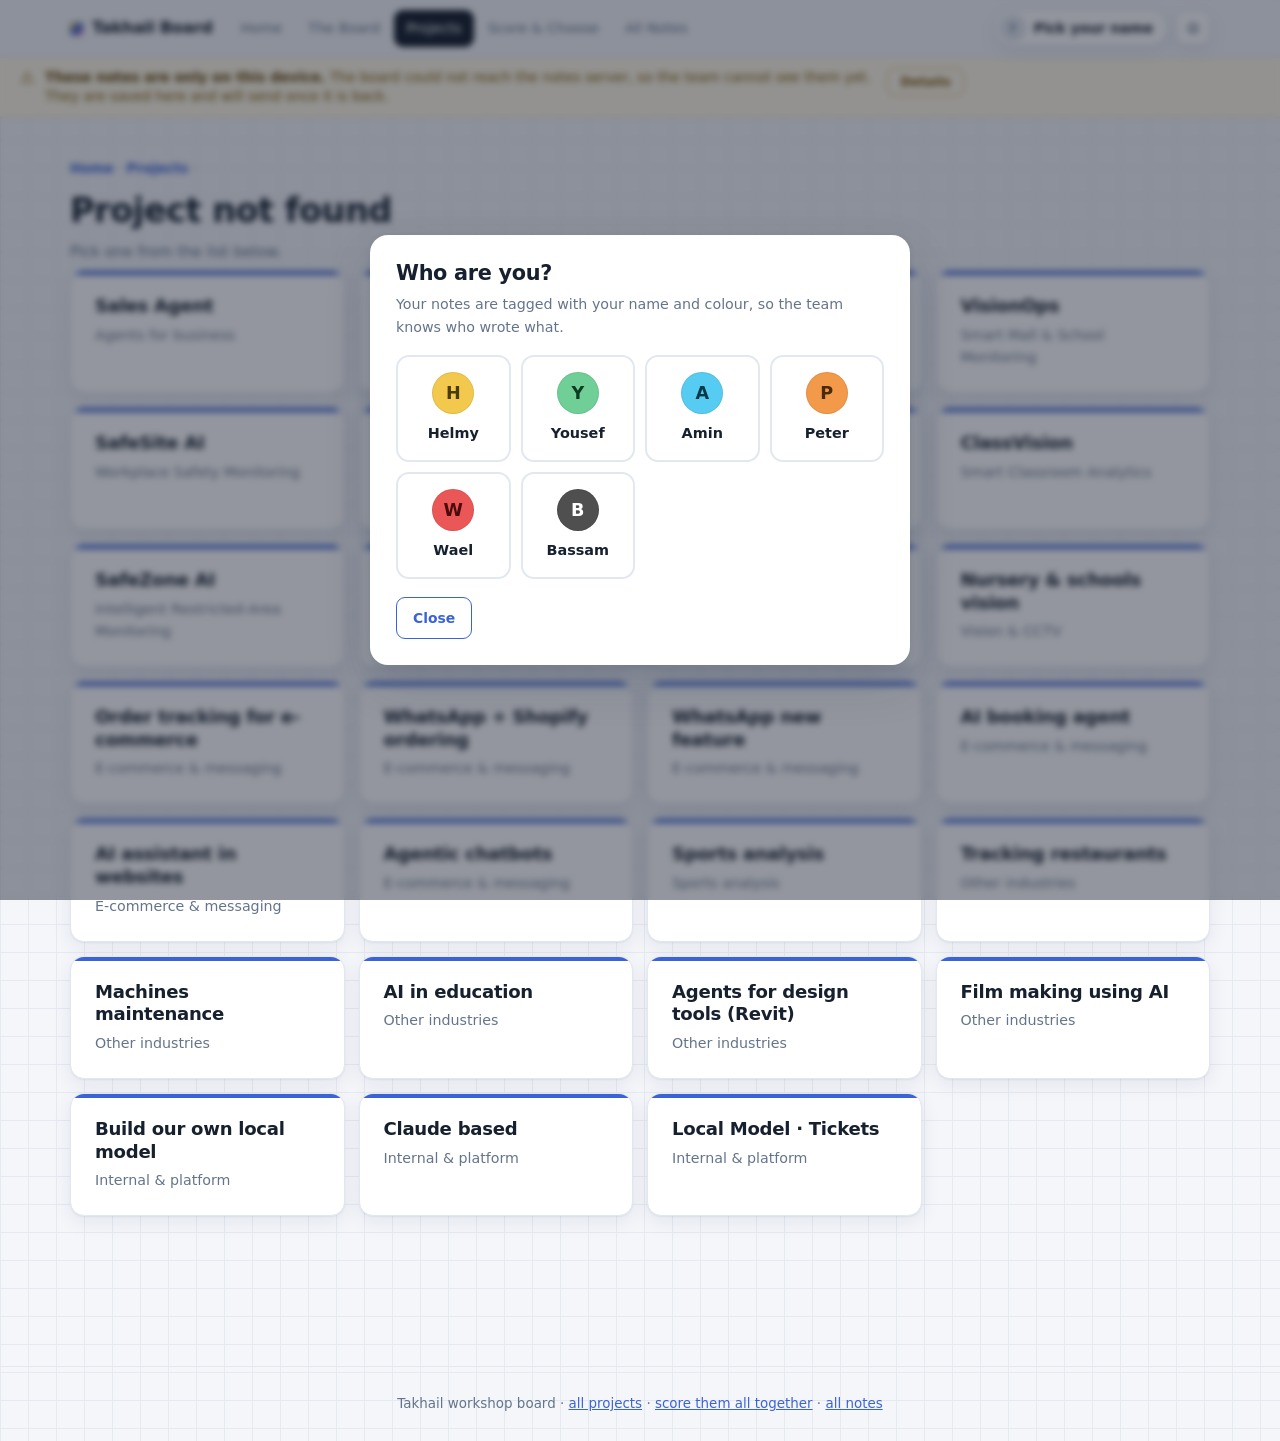
<file: project.html>
<!doctype html>
<html lang="en">
<head>
<meta charset="utf-8">
<meta name="viewport" content="width=device-width, initial-scale=1">
<title>Project — Takhail</title>
<link rel="icon" href="data:image/svg+xml,<svg xmlns='http://www.w3.org/2000/svg' viewBox='0 0 32 32'><rect width='32' height='32' rx='7' fill='%233b63d8'/><rect x='7' y='7' width='8' height='8' rx='1.5' fill='%23ffd84d'/><rect x='17' y='7' width='8' height='8' rx='1.5' fill='%236FCF97'/><rect x='7' y='17' width='8' height='8' rx='1.5' fill='%23ff9f6b'/><rect x='17' y='17' width='8' height='8' rx='1.5' fill='%23fff'/></svg>">
<link rel="stylesheet" href="assets/style.css">
<style>
  .crumb{font-size:.84rem;color:var(--mute);margin-bottom:10px}
  .crumb a{text-decoration:none;font-weight:600}
  .crumb a:hover{text-decoration:underline}
  .p-hero{display:flex;gap:18px;align-items:flex-start;flex-wrap:wrap}
  .p-hero h1{margin:0 0 4px;font-size:2.1rem}
  .p-tag{color:var(--accent);font-weight:700;font-size:1.02rem;margin:0 0 10px}
  .big-score{background:var(--card);border:1px solid var(--line);border-radius:var(--r);
    padding:16px 22px;text-align:center;box-shadow:var(--shadow);min-width:132px}
  .big-score b{display:block;font-size:2.5rem;line-height:1.05;color:var(--accent);font-variant-numeric:tabular-nums}
  .big-score span{font-size:.78rem;color:var(--mute)}
  .big-score .rank{margin-top:6px;font-size:.8rem;font-weight:700;color:var(--ink)}
  .feat{display:grid;grid-template-columns:repeat(auto-fit,minmax(215px,1fr));gap:10px}
  .feat div{background:var(--s-cyan);border-radius:3px;padding:11px 14px;font-size:.9rem;
    box-shadow:0 1px 1px rgba(16,32,64,.1),0 7px 16px -8px rgba(16,32,64,.4)}
  .sector{display:inline-block;background:var(--accent-soft);color:var(--accent);font-size:.8rem;
    font-weight:700;padding:3px 11px;border-radius:999px;margin:0 5px 5px 0}
  .sc-row{display:flex;align-items:center;gap:12px;padding:11px 0;border-bottom:1px solid var(--line-soft);flex-wrap:wrap}
  .sc-row:last-child{border-bottom:0}
  .sc-name{flex:1 1 190px;min-width:150px}
  .sc-name b{font-size:.93rem;display:block}
  .sc-name span{font-size:.78rem;color:var(--mute)}
  .sc-bar{flex:1 1 110px;height:7px;background:var(--line-soft);border-radius:999px;overflow:hidden;min-width:70px}
  .sc-bar i{display:block;height:100%;background:var(--accent);transition:width .18s}
  .nav-prev-next{display:flex;justify-content:space-between;gap:12px;margin-top:40px;flex-wrap:wrap}
  .pn{background:var(--card);border:1px solid var(--line);border-radius:var(--r);padding:13px 17px;
    text-decoration:none;color:inherit;box-shadow:var(--shadow);flex:1 1 230px;min-width:0}
  .pn:hover{border-color:var(--accent)}
  .pn span{font-size:.74rem;color:var(--mute);display:block}
  .pn b{font-size:.94rem}
  .jump{display:flex;gap:8px;flex-wrap:wrap;align-items:center;margin:14px 0 0}
  .jump select{width:auto;min-width:230px}
</style>
</head>
<body>

<div class="page-head">
  <div class="crumb"><a href="index.html">Home</a> · <a href="projects.html">Projects</a> · <span id="crumbGroup"></span></div>
  <div id="hero"></div>
</div>

<div class="wrap" id="body"></div>

<footer class="site-foot">
  Takhail workshop board · <a href="projects.html">all projects</a> · <a href="scoring.html">score them all together</a> · <a href="notes.html">all notes</a>
</footer>

<script src="assets/config.js"></script>
<script src="assets/team.js"></script>
<script src="assets/projects.js"></script>
<script src="assets/scoring.js"></script>
<script>
const params = new URLSearchParams(location.search);
const pid = params.get("p");
const P = PROJECT_BY_ID[pid];

if (!P) {
  document.getElementById("hero").innerHTML = `<h1>Project not found</h1>
    <p class="sub">Pick one from the list below.</p>`;
  document.getElementById("body").innerHTML = `<div class="cards">` +
    PROJECTS.map(p => `<a class="tile" href="${projectHref(p.id)}" style="--tc:#3b63d8">
      <h3>${esc(p.name)}</h3><p>${esc(p.tagline || p.group)}</p></a>`).join("") + `</div>`;
} else {
  document.title = P.name + " — Takhail";
  document.getElementById("crumbGroup").textContent = P.group;

  document.getElementById("hero").innerHTML = `
    <div class="p-hero">
      <div style="flex:1 1 440px;min-width:0">
        <span class="eyebrow">${esc(P.group)}</span>
        <h1>${esc(P.name)}</h1>
        ${P.tagline ? `<p class="p-tag">${esc(P.tagline)}</p>` : ""}
        <p style="margin:0;color:var(--mute);max-width:70ch">${esc(P.desc || "")}</p>
      </div>
      <div class="big-score">
        <b id="bigScore">–</b>
        <span>weighted score / 10</span>
        <div class="rank" id="bigRank"></div>
      </div>
    </div>
    <div class="jump">
      <label style="font-size:.85rem;font-weight:600">Jump to another project
        <select id="jumpSel"></select></label>
    </div>`;

  document.getElementById("body").innerHTML = `
    ${P.value ? `<div class="callout" style="margin-top:22px;border-left-color:var(--ok)">
      <b>Added value:</b> ${esc(P.value)}</div>` : ""}
    ${P.note ? `<div class="callout warn-c" style="margin-top:14px">${esc(P.note)}</div>` : ""}

    ${P.features ? `<section class="blk">
      <h2><span class="num">1</span> What it does</h2>
      <div class="feat">${P.features.map(f => `<div>${esc(f)}</div>`).join("")}</div>
    </section>` : ""}

    ${P.sectors ? `<section class="blk">
      <h2><span class="num">${P.features ? 2 : 1}</span> Who it is for</h2>
      <div>${P.sectors.map(s => `<span class="sector">${esc(s)}</span>`).join("")}</div>
    </section>` : ""}

    <section class="blk" id="score">
      <h2><span class="num">${(P.features ? 1 : 0) + (P.sectors ? 1 : 0) + 1}</span> Score this project</h2>
      <p class="sub">Every criterion is 0–10, where <b>10 is always good</b>. These are the same numbers as the
        <a href="scoring.html">full scoring table</a> — change one here and it changes there too.</p>
      <div class="card" id="scoreCard"></div>
      <div class="row">
        <button class="btn ghost" id="resetOne" type="button">Reset this project to 5</button>
        <a class="btn ghost" href="scoring.html">Compare with every project →</a>
      </div>
      <div data-notes="score-${esc(pid)}"></div>
    </section>

    <section class="blk" id="matrix">
      <h2><span class="num">${(P.features ? 1 : 0) + (P.sectors ? 1 : 0) + 2}</span> Where it sits on the matrix</h2>
      <p class="sub">This project is the <b style="color:#BB6BD9">purple dot</b>. Everything else is plotted for comparison.</p>
      <svg id="plot" role="img" aria-label="Importance matrix with this project highlighted"></svg>
      <div class="row">
        <button class="btn" id="dlPng" type="button">⬇ Download matrix (PNG)</button>
        <button class="btn ghost" id="dlSvg" type="button">⬇ Download matrix (SVG)</button>
        <span class="tag grey">the download includes every project title</span>
      </div>
    </section>

    <section class="blk" id="discuss">
      <h2><span class="num">${(P.features ? 1 : 0) + (P.sectors ? 1 : 0) + 3}</span> Notes &amp; questions</h2>
      <p class="sub">Everything the team has written about <b>${esc(P.name)}</b>. Pick your name in the top-right, then add a note or a question.</p>
      <div class="card" data-notes="proj-${esc(pid)}"></div>
    </section>

    <div class="nav-prev-next" id="prevnext"></div>`;

  /* ----- score card ----- */
  function paintScore() {
    const row = SCORES.projects[pid];
    const card = document.getElementById("scoreCard");
    card.innerHTML = "";
    CRITERIA.forEach(c => {
      const d = document.createElement("div"); d.className = "sc-row";
      const nm = document.createElement("div"); nm.className = "sc-name";
      nm.innerHTML = `<b>${esc(c.n)}</b><span>${esc(c.s)} · weight ${SCORES.weights[c.k]}</span>`;
      const bar = document.createElement("div"); bar.className = "sc-bar";
      const fill = document.createElement("i"); fill.style.width = (row[c.k] * 10) + "%";
      bar.appendChild(fill);
      const st = makeStepper(row[c.k], v => {
        SCORES.projects[pid][c.k] = v; saveScores();
        fill.style.width = (v * 10) + "%"; paintTotals(); drawPlot();
      });
      d.append(nm, bar, st); card.appendChild(d);
    });
    paintTotals();
  }
  function paintTotals() {
    const s = scoreOf(pid), r = rankOf(pid);
    document.getElementById("bigScore").textContent = s.toFixed(1);
    document.getElementById("bigRank").textContent = `ranked ${r.rank} of ${r.total}`;
  }
  function drawPlot() {
    const m = matrixSVG({ highlight: pid });
    const svg = document.getElementById("plot");
    svg.setAttribute("viewBox", `0 0 ${m.vw} ${m.vh}`);
    svg.innerHTML = m.inner;
  }

  document.getElementById("resetOne").onclick = () => {
    CRITERIA.forEach(c => SCORES.projects[pid][c.k] = 5);
    saveScores(); paintScore(); drawPlot();
  };
  document.getElementById("dlPng").onclick = () => downloadMatrixPNG({ highlight: pid });
  document.getElementById("dlSvg").onclick = () => downloadMatrixSVG({ highlight: pid });

  /* ----- jump + prev/next ----- */
  const sel = document.getElementById("jumpSel");
  sel.innerHTML = PROJECT_GROUPS.map(g =>
    `<optgroup label="${esc(g)}">` + projectsIn(g).map(p =>
      `<option value="${esc(p.id)}" ${p.id === pid ? "selected" : ""}>${esc(p.name)}</option>`).join("") +
    `</optgroup>`).join("");
  sel.onchange = () => location.href = projectHref(sel.value);

  const idx = PROJECTS.findIndex(p => p.id === pid);
  const prev = PROJECTS[idx - 1], next = PROJECTS[idx + 1];
  document.getElementById("prevnext").innerHTML =
    (prev ? `<a class="pn" href="${projectHref(prev.id)}"><span>← Previous</span><b>${esc(prev.name)}</b></a>` : `<span></span>`) +
    (next ? `<a class="pn" href="${projectHref(next.id)}" style="text-align:right"><span>Next →</span><b>${esc(next.name)}</b></a>` : `<span></span>`);

  paintScore(); drawPlot();
}
bootPage("projects.html");
</script>
</body>
</html>
</file>
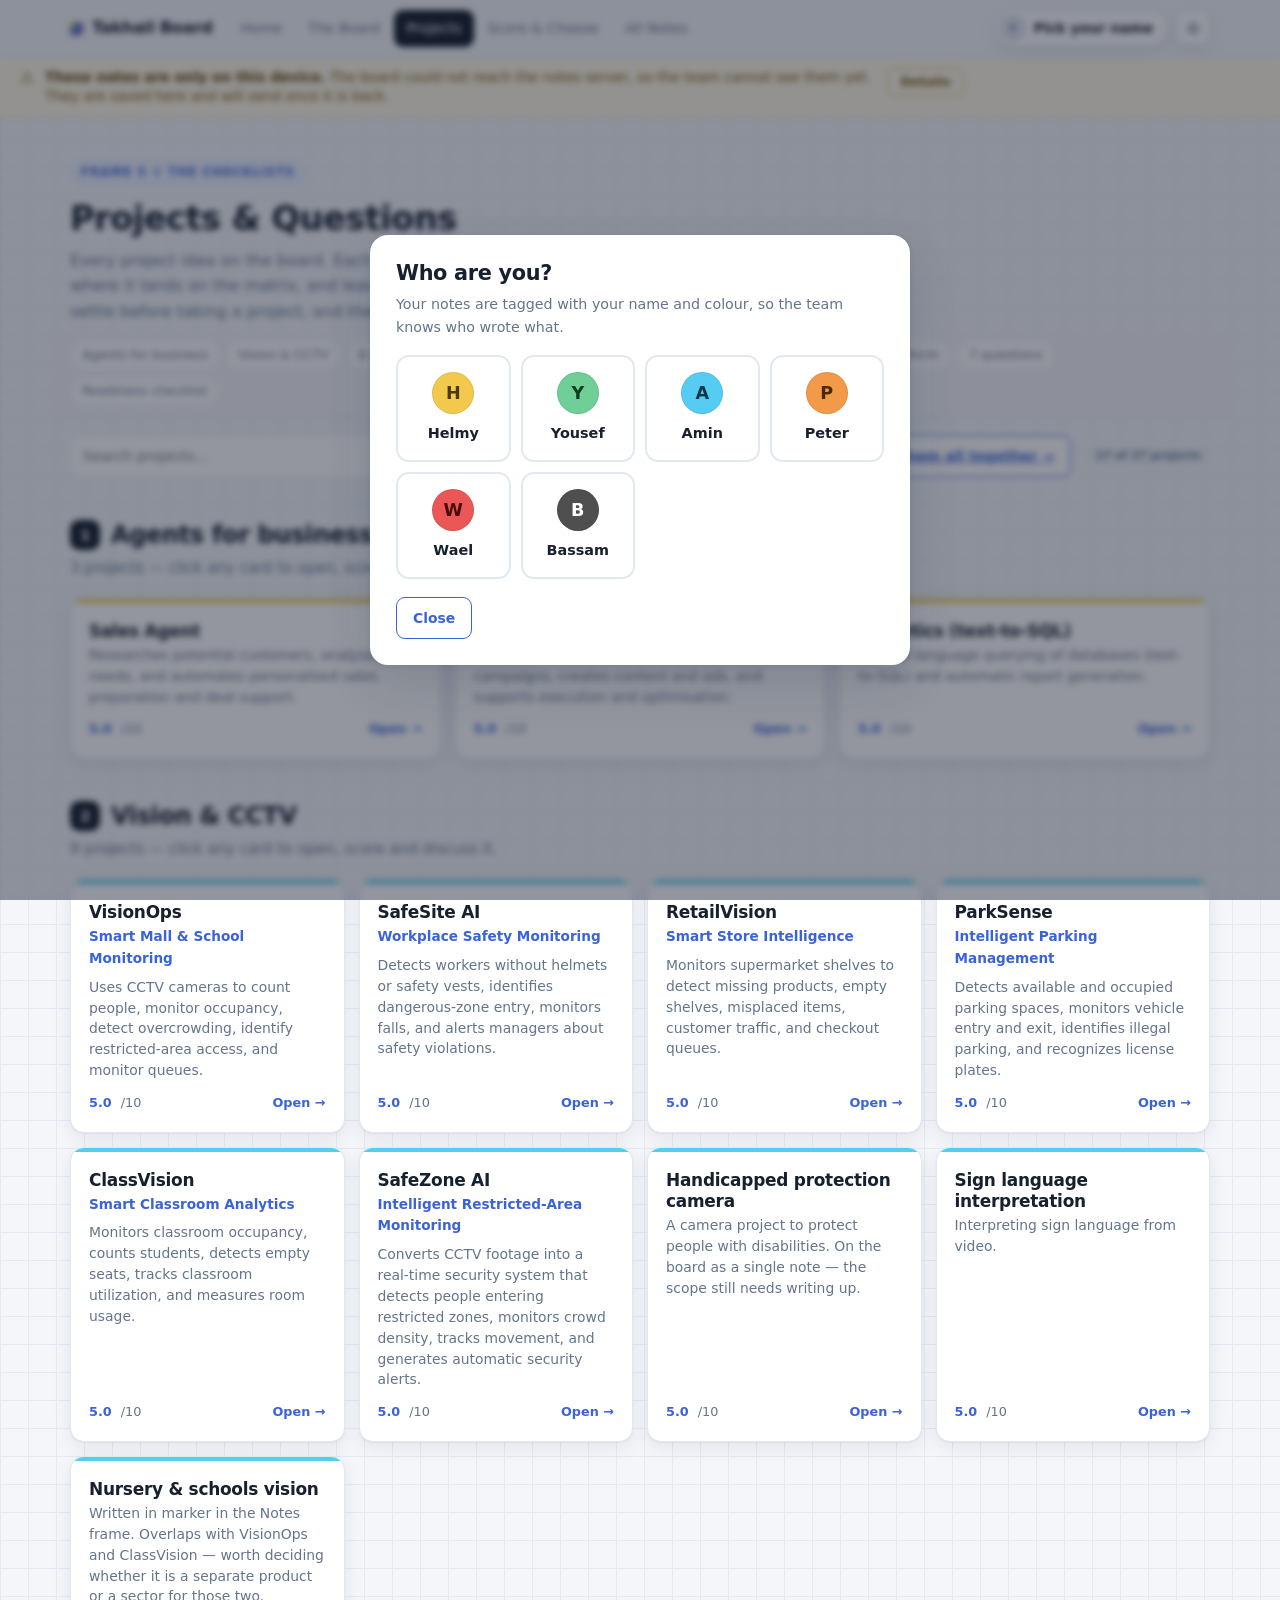
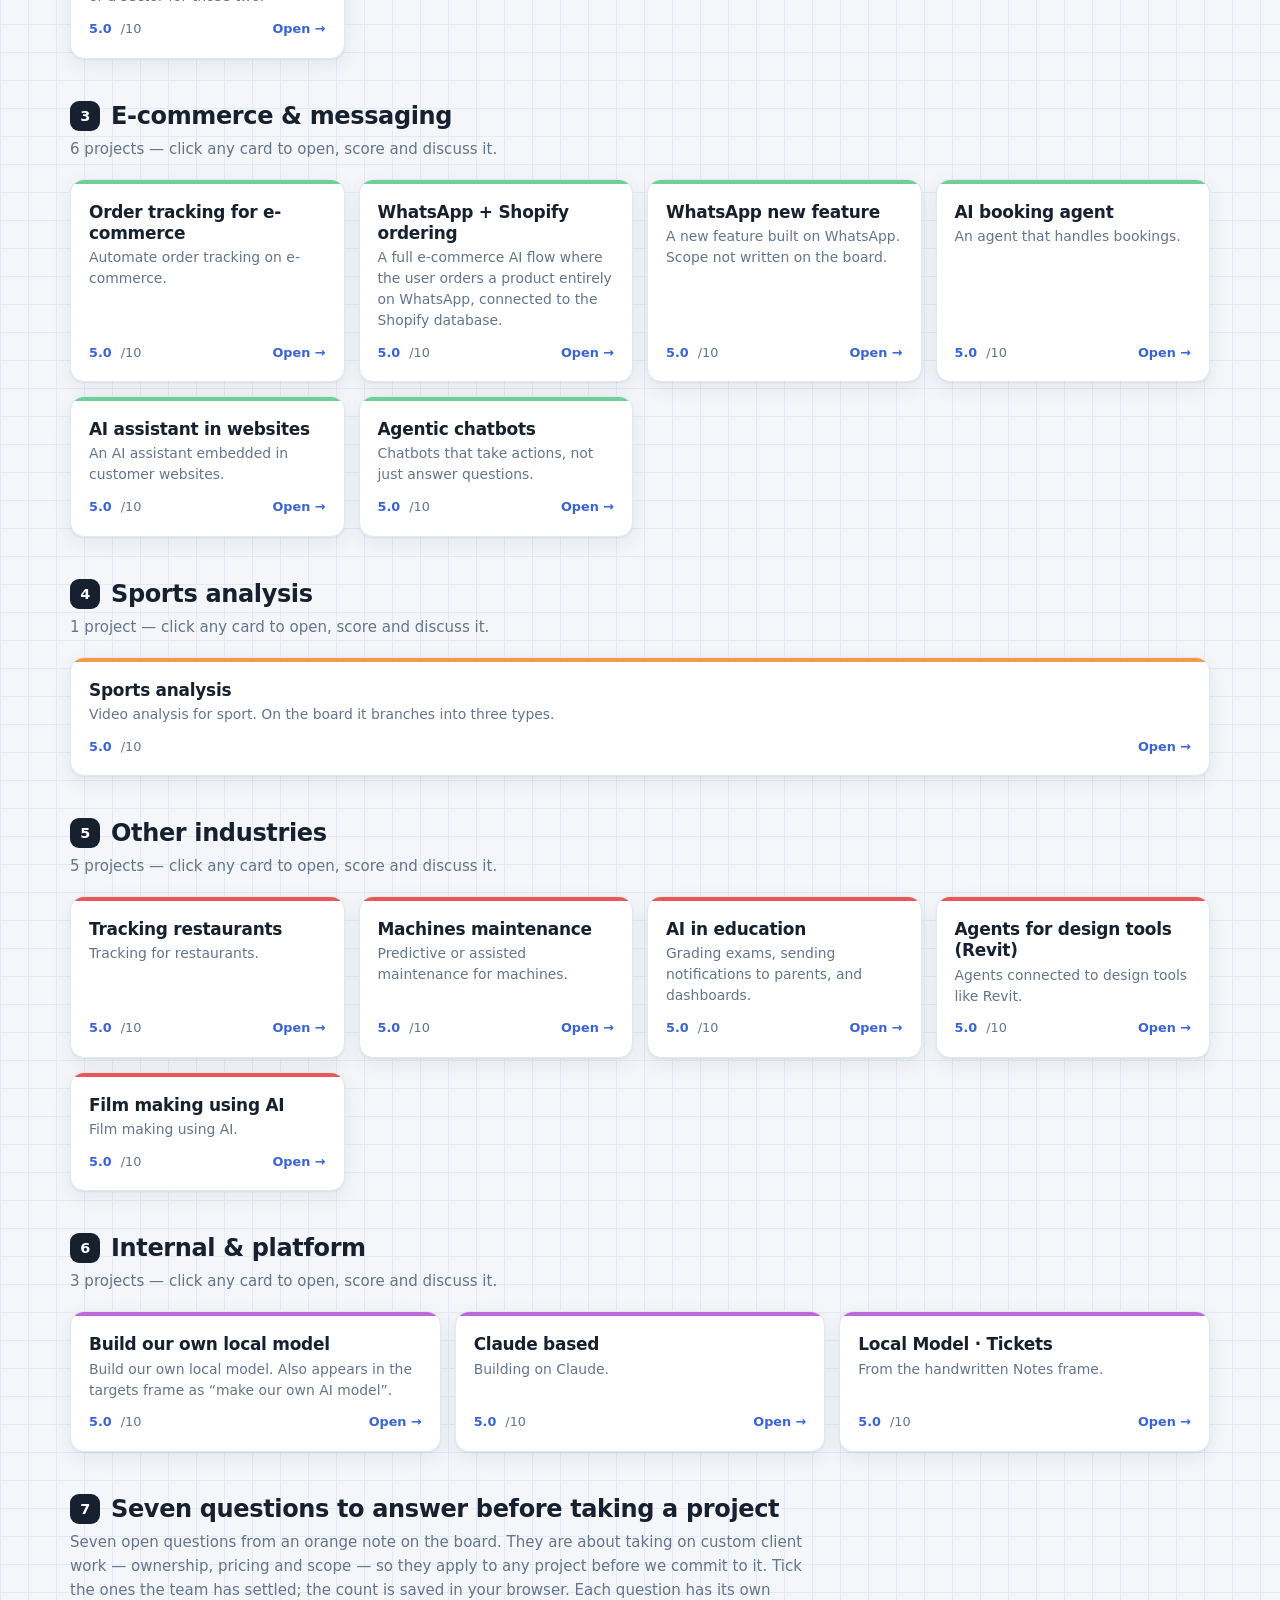
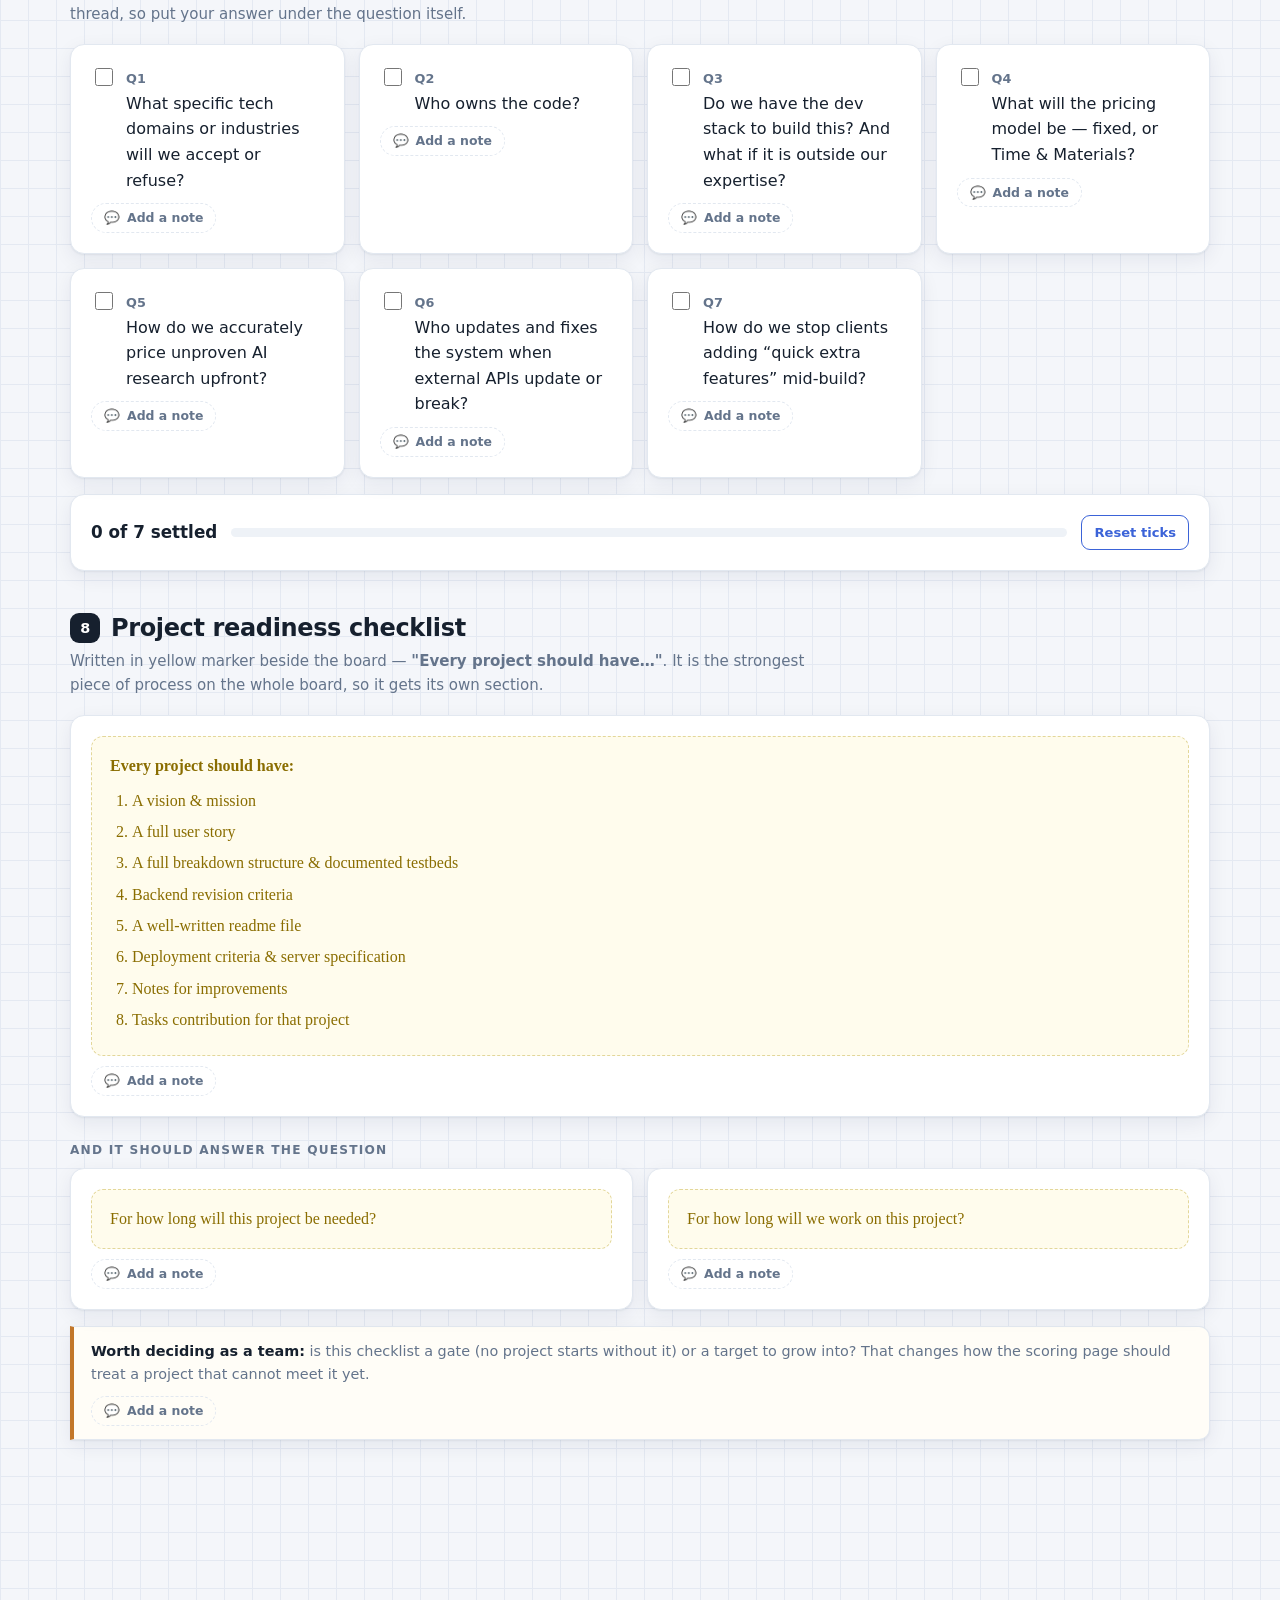
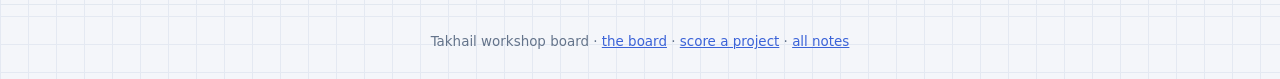
<file: projects.html>
<!doctype html>
<html lang="en">
<head>
<meta charset="utf-8">
<meta name="viewport" content="width=device-width, initial-scale=1">
<title>Projects &amp; Questions — Takhail</title>
<link rel="icon" href="data:image/svg+xml,<svg xmlns='http://www.w3.org/2000/svg' viewBox='0 0 32 32'><rect width='32' height='32' rx='7' fill='%233b63d8'/><rect x='7' y='7' width='8' height='8' rx='1.5' fill='%23ffd84d'/><rect x='17' y='7' width='8' height='8' rx='1.5' fill='%236FCF97'/><rect x='7' y='17' width='8' height='8' rx='1.5' fill='%23ff9f6b'/><rect x='17' y='17' width='8' height='8' rx='1.5' fill='%23fff'/></svg>">
<link rel="stylesheet" href="assets/style.css">
<style>
  .pcard{display:flex;flex-direction:column;background:var(--card);border:1px solid var(--line);
    border-radius:var(--r);padding:18px;box-shadow:var(--shadow);text-decoration:none;color:inherit;
    transition:transform .14s,box-shadow .14s,border-color .14s;position:relative;overflow:hidden}
  .pcard::before{content:"";position:absolute;inset:0 0 auto;height:4px;background:var(--tc,var(--accent))}
  .pcard:hover{transform:translateY(-3px);box-shadow:var(--shadow-lg);border-color:var(--accent)}
  .pcard h3{margin:4px 0 3px;font-size:1.06rem}
  .pcard .tagline{color:var(--accent);font-weight:600;font-size:.85rem;margin:0 0 7px}
  .pcard p.d{margin:0 0 12px;color:var(--mute);font-size:.87rem;line-height:1.5;flex:1}
  .pcard .foot{display:flex;align-items:center;gap:9px;font-size:.8rem;flex-wrap:wrap}
  .pcard .sc{font-weight:800;color:var(--accent);font-variant-numeric:tabular-nums}
  .pcard .open{margin-left:auto;font-weight:700;color:var(--accent)}
  .pcard .nb{color:var(--mute)}
  .search-row{display:flex;gap:10px;flex-wrap:wrap;align-items:center;margin:18px 0 6px}
  .search-row input{flex:1 1 260px;width:auto}
</style>
</head>
<body>

<div class="page-head">
  <span class="eyebrow">Frame 5 + the checklists</span>
  <h1>Projects &amp; Questions</h1>
  <p>Every project idea on the board. Each one has its own page where you can score it, see where it lands on the matrix, and leave notes. Below the list: the seven questions to settle before taking a project, and the handwritten readiness checklist.</p>
</div>

<div class="wrap">
  <div class="sticky-toc"><div id="toc"></div></div>

  <div class="search-row">
    <input type="text" id="search" placeholder="Search projects…" aria-label="Search projects">
    <a class="btn ghost" href="scoring.html">Score them all together →</a>
    <span class="tag grey" id="count"></span>
  </div>

  <div id="groups"></div>

  <section class="blk" id="questions">
    <h2><span class="num">7</span> Seven questions to answer before taking a project</h2>
    <p class="sub">Seven open questions from an orange note on the board. They are about taking on custom client work — ownership, pricing and scope — so they apply to any project before we commit to it. Tick the ones the team has settled; the count is saved in your browser. Each question has its own thread, so put your answer under the question itself.</p>
    <div class="cards" id="qcards"></div>
    <div class="card" style="margin-top:16px;display:flex;align-items:center;gap:14px;flex-wrap:wrap">
      <b id="qcount" style="font-size:1.05rem">0 of 7 settled</b>
      <div style="flex:1;min-width:160px;height:9px;background:var(--line-soft);border-radius:999px;overflow:hidden">
        <div id="qbar" style="height:100%;width:0;background:var(--ok);transition:width .25s"></div>
      </div>
      <button class="btn ghost sm" id="qreset" type="button">Reset ticks</button>
    </div>
  </section>

  <section class="blk" id="readiness">
    <h2><span class="num">8</span> Project readiness checklist</h2>
    <p class="sub">Written in yellow marker beside the board — <b>"Every project should have…"</b>. It is the strongest piece of process on the whole board, so it gets its own section.</p>

    <div class="card">
      <div class="hand yellow">
        <b>Every project should have:</b>
        <ol>
          <li>A vision &amp; mission</li>
          <li>A full user story</li>
          <li>A full breakdown structure &amp; documented testbeds</li>
          <li>Backend revision criteria</li>
          <li>A well-written readme file</li>
          <li>Deployment criteria &amp; server specification</li>
          <li>Notes for improvements</li>
          <li>Tasks contribution for that project</li>
        </ol>
      </div>
      <div data-notes="readiness-list"></div>
    </div>

    <h3 class="mini">And it should answer the question</h3>
    <div class="cards">
      <div class="card">
        <div class="hand yellow">For how long will this project be needed?</div>
        <div data-notes="readiness-q-needed"></div>
      </div>
      <div class="card">
        <div class="hand yellow">For how long will we work on this project?</div>
        <div data-notes="readiness-q-work"></div>
      </div>
    </div>

    <div class="callout warn-c" style="margin-top:16px">
      <b>Worth deciding as a team:</b> is this checklist a gate (no project starts without it) or a target to grow into? That changes how the scoring page should treat a project that cannot meet it yet.
      <div data-notes="readiness-gate"></div>
    </div>
  </section>

</div>

<footer class="site-foot">
  Takhail workshop board · <a href="board.html">the board</a> · <a href="scoring.html">score a project</a> · <a href="notes.html">all notes</a>
</footer>

<script src="assets/config.js"></script>
<script src="assets/team.js"></script>
<script src="assets/projects.js"></script>
<script src="assets/scoring.js"></script>
<script>
const GROUP_COLOR = {
  "Agents for business":"#F2C94C",
  "Vision & CCTV":"#56CCF2",
  "E-commerce & messaging":"#6FCF97",
  "Sports analysis":"#F2994A",
  "Other industries":"#EB5757",
  "Internal & platform":"#BB6BD9"
};
const slug = g => g.toLowerCase().replace(/[^a-z0-9]+/g, "-").replace(/^-|-$/g, "");

document.getElementById("toc").innerHTML =
  PROJECT_GROUPS.map(g => `<a href="#${slug(g)}">${esc(g)}</a>`).join("") +
  `<a href="#questions">7 questions</a><a href="#readiness">Readiness checklist</a>`;

function renderGroups(filter) {
  const f = (filter || "").trim().toLowerCase();
  let shown = 0;
  const html = PROJECT_GROUPS.map((g, gi) => {
    const list = projectsIn(g).filter(p => !f ||
      (p.name + " " + (p.tagline || "") + " " + (p.desc || "") + " " +
       (p.features || []).join(" ") + " " + (p.sectors || []).join(" ")).toLowerCase().includes(f));
    if (!list.length) return "";
    shown += list.length;
    return `<section class="blk" id="${slug(g)}">
      <h2><span class="num">${gi + 1}</span> ${esc(g)}</h2>
      <p class="sub">${list.length} project${list.length === 1 ? "" : "s"} — click any card to open, score and discuss it.</p>
      <div class="cards">${list.map(p => {
        const s = scoreOf(p.id), n = NotesStore.countFor("proj-" + p.id);
        return `<a class="pcard" href="${projectHref(p.id)}" style="--tc:${GROUP_COLOR[g] || "#3b63d8"}">
          <h3>${esc(p.name)}</h3>
          ${p.tagline ? `<p class="tagline">${esc(p.tagline)}</p>` : ""}
          <p class="d">${esc(p.desc || "")}</p>
          <div class="foot">
            <span class="sc">${s.toFixed(1)}</span><span class="nb">/10</span>
            ${n ? `<span class="nb">· 💬 ${n}</span>` : ""}
            <span class="open">Open →</span>
          </div></a>`;
      }).join("")}</div>
    </section>`;
  }).join("");
  document.getElementById("groups").innerHTML = html ||
    `<div class="card" style="text-align:center;color:var(--mute)">No project matches “${esc(filter)}”.</div>`;
  document.getElementById("count").textContent = shown + " of " + PROJECTS.length + " projects";
}

document.getElementById("search").addEventListener("input", e => renderGroups(e.target.value));

/* ---------- the seven questions ---------- */
const QUESTIONS = [
  ["q-domains",  "What specific tech domains or industries will we accept or refuse?"],
  ["q-owns",     "Who owns the code?"],
  ["q-stack",    "Do we have the dev stack to build this? And what if it is outside our expertise?"],
  ["q-pricing",  "What will the pricing model be — fixed, or Time &amp; Materials?"],
  ["q-research", "How do we accurately price unproven AI research upfront?"],
  ["q-upkeep",   "Who updates and fixes the system when external APIs update or break?"],
  ["q-scope",    "How do we stop clients adding “quick extra features” mid-build?"]
];
const QKEY = "takhail.qticks";
let ticks = {};
try { ticks = JSON.parse(localStorage.getItem(QKEY)) || {}; } catch (e) { ticks = {}; }

document.getElementById("qcards").innerHTML = QUESTIONS.map(([id, text], i) => `
  <div class="card">
    <label style="display:flex;gap:10px;align-items:flex-start;cursor:pointer">
      <input type="checkbox" data-q="${id}" ${ticks[id] ? "checked" : ""} style="width:18px;height:18px;margin-top:3px;flex:none;accent-color:var(--ok)">
      <span><b style="color:var(--mute);font-size:.8rem">Q${i + 1}</b><br>${text}</span>
    </label>
    <div data-notes="${id}"></div>
  </div>`).join("");

function paintQ() {
  const n = Object.values(ticks).filter(Boolean).length;
  document.getElementById("qcount").textContent = n + " of 7 settled";
  document.getElementById("qbar").style.width = (n / 7 * 100) + "%";
}
document.querySelectorAll("[data-q]").forEach(cb => cb.onchange = () => {
  ticks[cb.dataset.q] = cb.checked;
  try { localStorage.setItem(QKEY, JSON.stringify(ticks)); } catch (e) {}
  paintQ();
});
document.getElementById("qreset").onclick = () => {
  ticks = {}; try { localStorage.removeItem(QKEY); } catch (e) {}
  document.querySelectorAll("[data-q]").forEach(cb => cb.checked = false);
  paintQ();
};
paintQ();

renderGroups("");
bootPage("projects.html").then(() => renderGroups(document.getElementById("search").value));
addEventListener("tk:notes", () => renderGroups(document.getElementById("search").value));
</script>
</body>
</html>
</file>
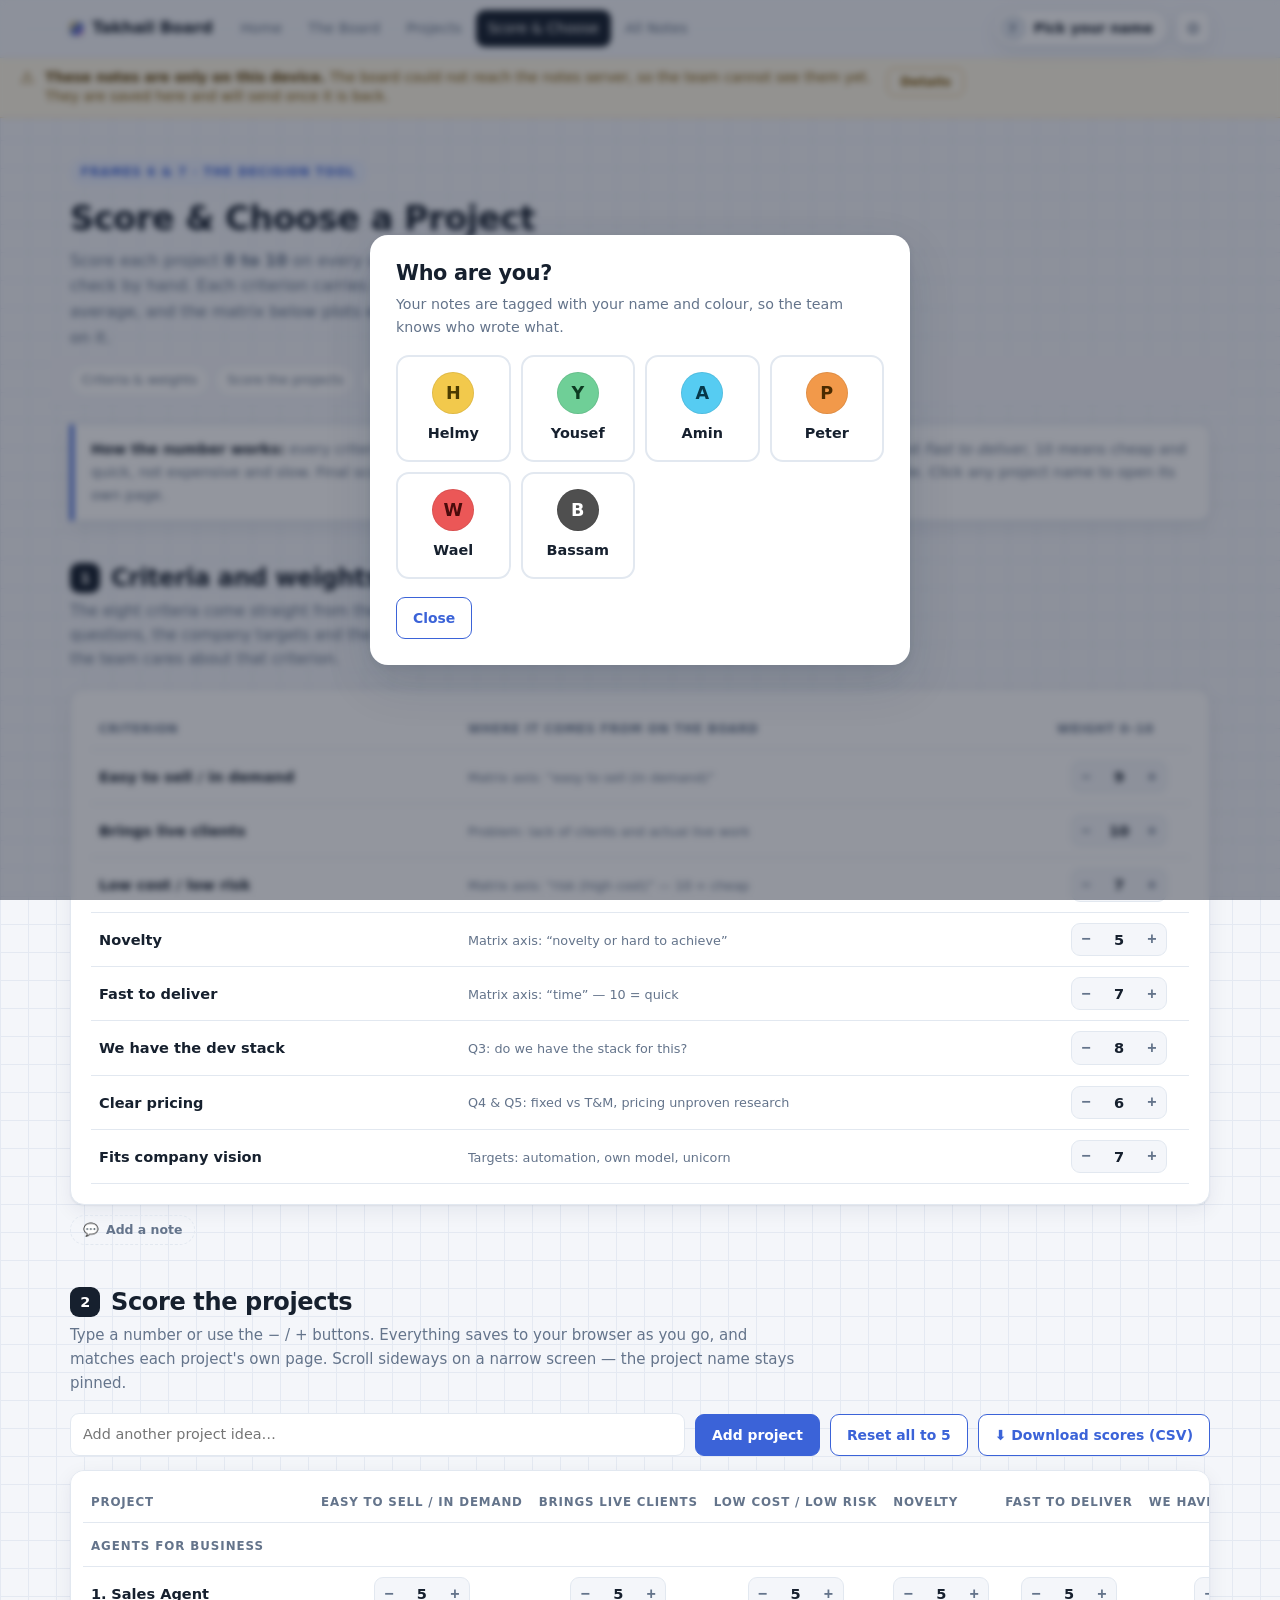
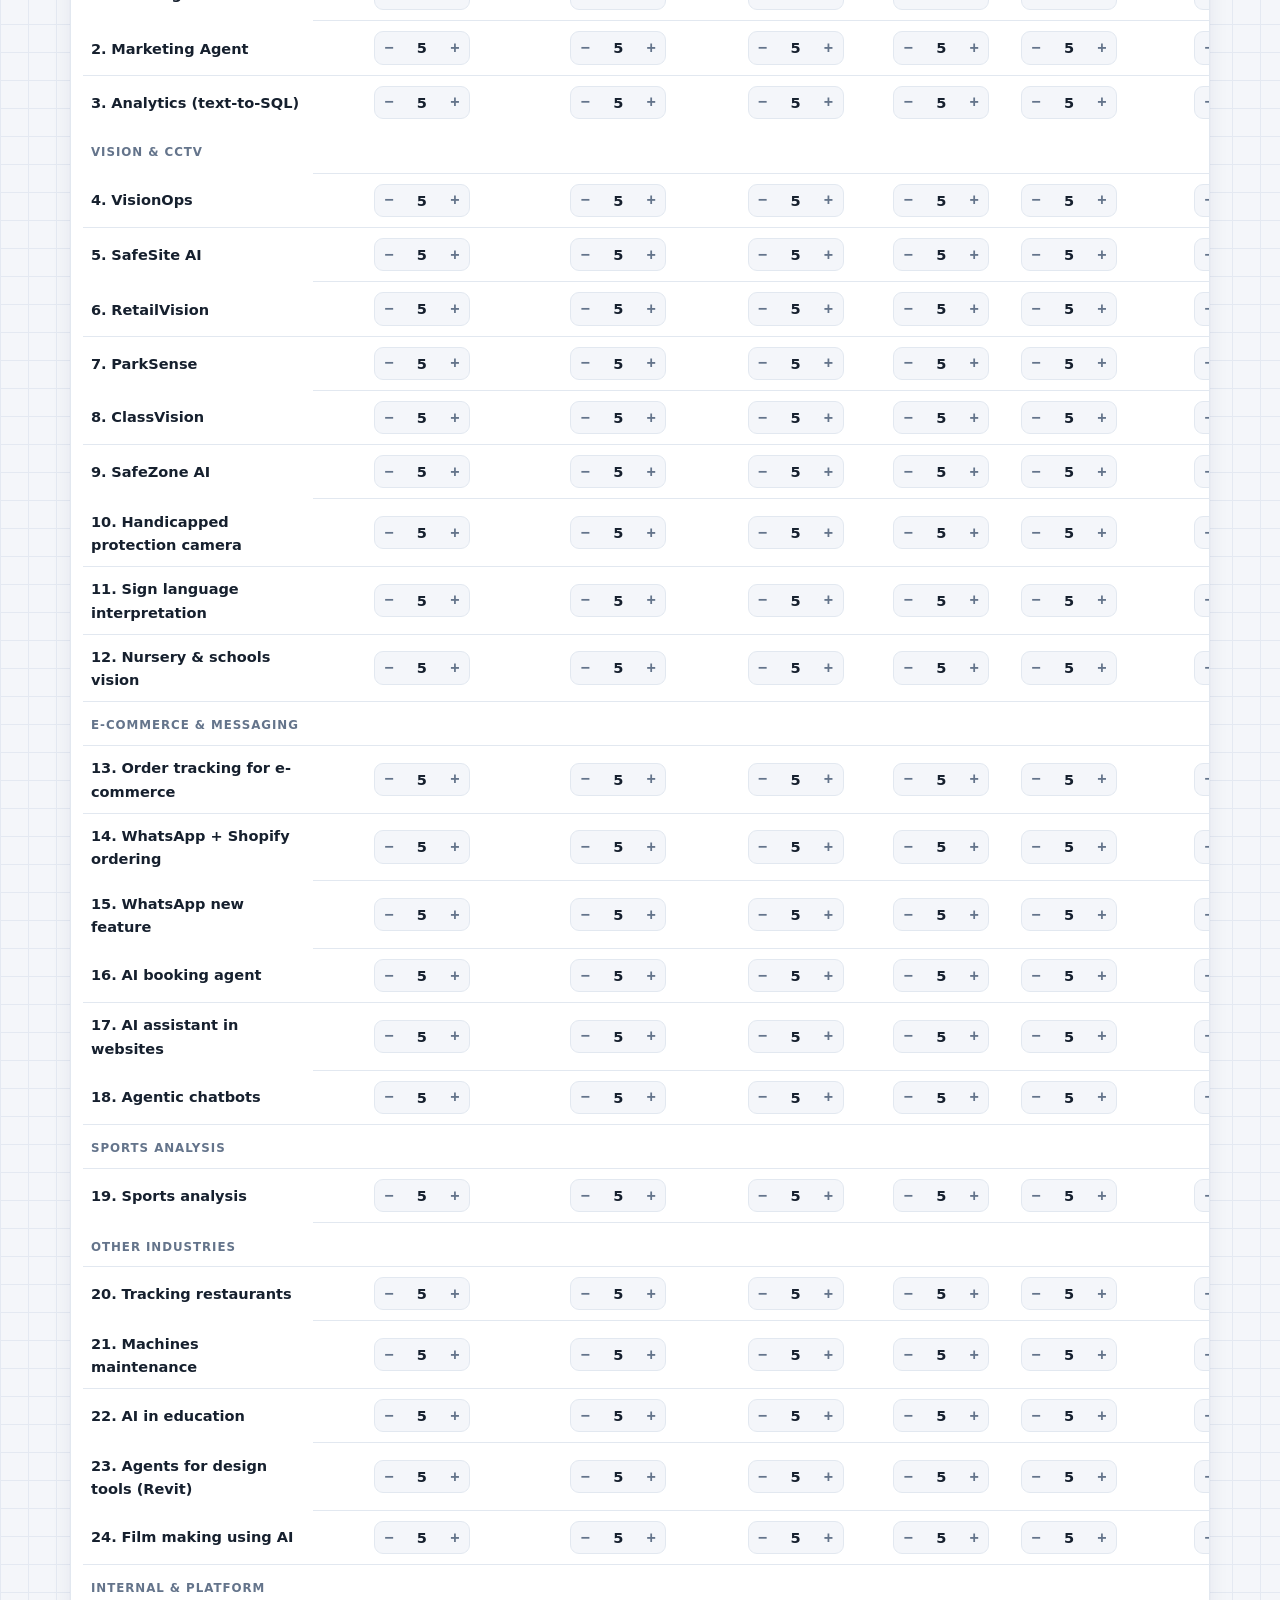
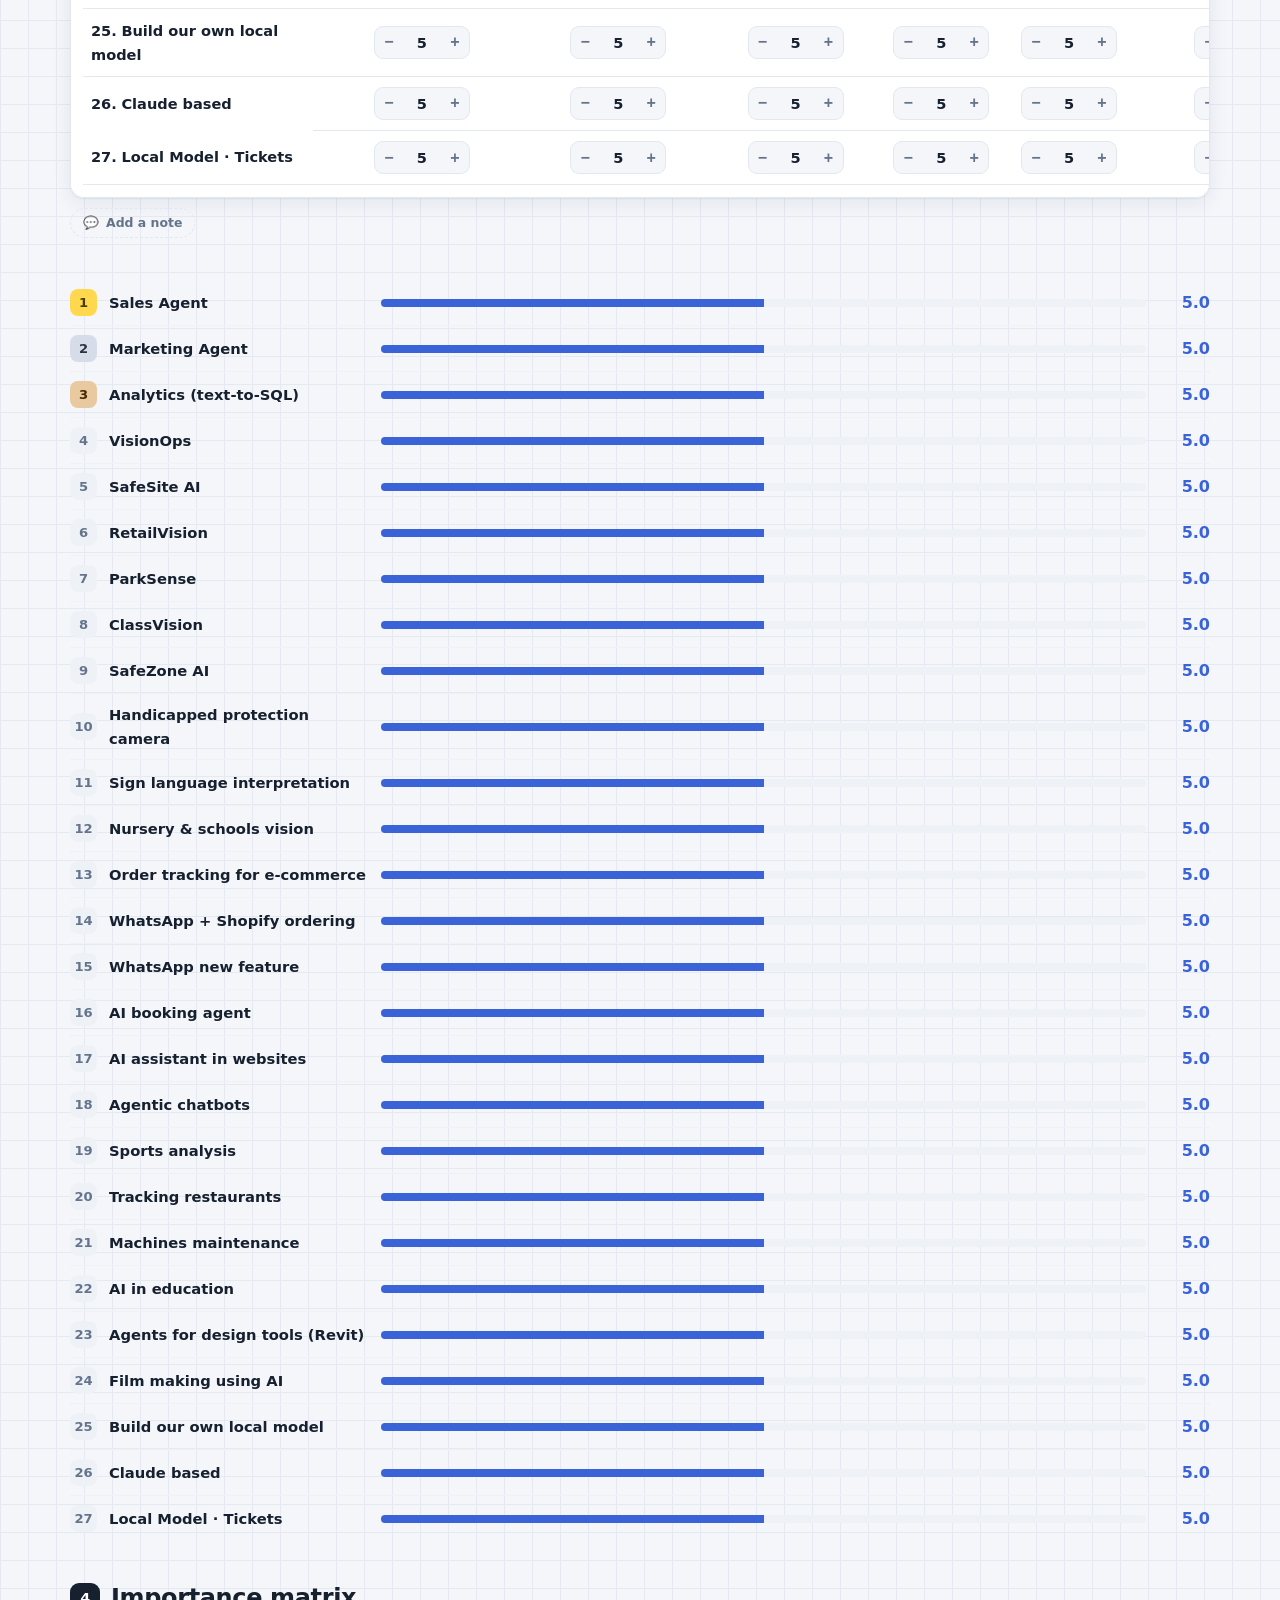
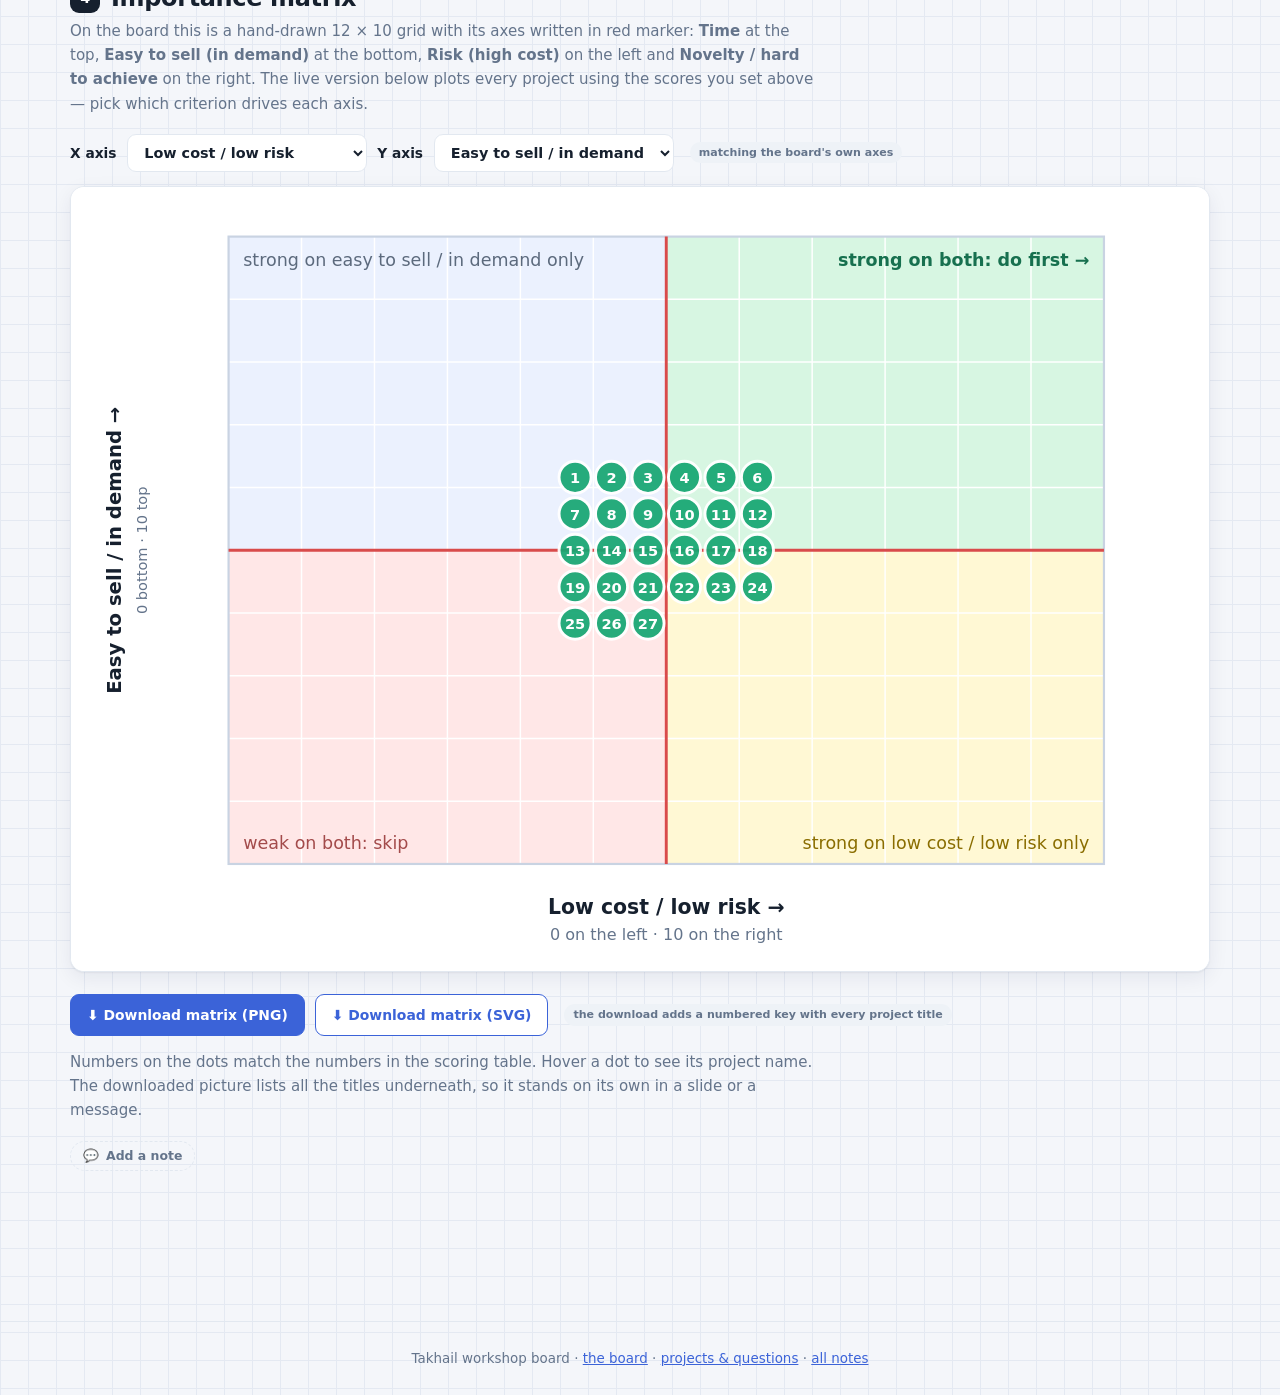
<file: scoring.html>
<!doctype html>
<html lang="en">
<head>
<meta charset="utf-8">
<meta name="viewport" content="width=device-width, initial-scale=1">
<title>Score &amp; Choose — Takhail</title>
<link rel="icon" href="data:image/svg+xml,<svg xmlns='http://www.w3.org/2000/svg' viewBox='0 0 32 32'><rect width='32' height='32' rx='7' fill='%233b63d8'/><rect x='7' y='7' width='8' height='8' rx='1.5' fill='%23ffd84d'/><rect x='17' y='7' width='8' height='8' rx='1.5' fill='%236FCF97'/><rect x='7' y='17' width='8' height='8' rx='1.5' fill='%23ff9f6b'/><rect x='17' y='17' width='8' height='8' rx='1.5' fill='%23fff'/></svg>">
<link rel="stylesheet" href="assets/style.css">
<style>
  .crit-src{color:var(--mute);font-size:.8rem}
  #ptable th:first-child,#ptable td:first-child{position:sticky;left:0;background:var(--card);z-index:1;min-width:230px}
  #ptable tbody tr:hover td:first-child{background:#fafbfd}
  #ptable td:first-child a{text-decoration:none;color:inherit;font-weight:600}
  #ptable td:first-child a:hover{color:var(--accent);text-decoration:underline}
  .rank-row{display:flex;align-items:center;gap:12px;padding:9px 0;border-bottom:1px solid var(--line-soft)}
  .rank-row:last-child{border-bottom:0}
  .rank-n{width:27px;height:27px;border-radius:8px;background:var(--line-soft);color:var(--mute);
    display:grid;place-items:center;font-weight:800;font-size:.82rem;flex:none}
  .rank-row:nth-child(1) .rank-n{background:#ffd84d;color:#4a3b00}
  .rank-row:nth-child(2) .rank-n{background:#d6dde8;color:#2a3342}
  .rank-row:nth-child(3) .rank-n{background:#e8c9a0;color:#4a2a00}
  .rank-row a{flex:0 1 260px;font-weight:600;font-size:.92rem;text-decoration:none;color:inherit}
  .rank-row a:hover{color:var(--accent);text-decoration:underline}
  .rank-bar{flex:1;height:8px;background:var(--line-soft);border-radius:999px;overflow:hidden;min-width:70px}
  .rank-bar i{display:block;height:100%;background:var(--accent)}
  .rank-score{font-weight:800;font-variant-numeric:tabular-nums;color:var(--accent);min-width:52px;text-align:right}
  .grp-row td{background:var(--bg);font-weight:800;font-size:.74rem;text-transform:uppercase;
    letter-spacing:.08em;color:var(--mute);padding-top:14px}
</style>
</head>
<body>

<div class="page-head">
  <span class="eyebrow">Frames 6 &amp; 7 · the decision tool</span>
  <h1>Score &amp; Choose a Project</h1>
  <p>Score each project <b>0 to 10</b> on every criterion — plain numbers, so the maths is easy to check by hand. Each criterion carries a weight, also 0 to 10. The total is the weighted average, and the matrix below plots every project live and downloads with all the titles on it.</p>
</div>

<div class="wrap">
  <div class="sticky-toc"><div>
    <a href="#weights">Criteria &amp; weights</a>
    <a href="#table">Score the projects</a>
    <a href="#rank">Ranking</a>
    <a href="#matrix">Importance matrix</a>
    <a href="projects.html">Open one project</a>
  </div></div>

  <div class="callout" style="margin-top:18px">
    <b>How the number works:</b> every criterion is scored 0–10 where <b>10 is always good</b>. So for <em>Low cost / low risk</em> and <em>Fast to deliver</em>, 10 means cheap and quick, not expensive and slow. Final score = Σ(score × weight) ÷ Σ(weight), which keeps it on the same 0–10 scale. Click any project name to open its own page.
  </div>

  <section class="blk" id="weights">
    <h2><span class="num">1</span> Criteria and weights</h2>
    <p class="sub">The eight criteria come straight from the board — the importance matrix axes, the seven questions, the company targets and the company problems. Change a weight to say how much the team cares about that criterion.</p>
    <div class="card" style="overflow-x:auto">
      <table id="wtable">
        <thead><tr><th>Criterion</th><th>Where it comes from on the board</th><th style="width:140px">Weight 0–10</th></tr></thead>
        <tbody></tbody>
      </table>
    </div>
    <div data-notes="scoring-weights"></div>
  </section>

  <section class="blk" id="table">
    <h2><span class="num">2</span> Score the projects</h2>
    <p class="sub">Type a number or use the − / + buttons. Everything saves to your browser as you go, and matches each project's own page. Scroll sideways on a narrow screen — the project name stays pinned.</p>
    <div class="row">
      <input type="text" id="newname" placeholder="Add another project idea…">
      <button class="btn" id="addbtn" type="button">Add project</button>
      <button class="btn ghost" id="resetbtn" type="button">Reset all to 5</button>
      <button class="btn ghost" id="exportbtn" type="button">⬇ Download scores (CSV)</button>
    </div>
    <div class="card" style="overflow-x:auto;padding:12px">
      <table id="ptable"><thead></thead><tbody></tbody></table>
    </div>
    <div data-notes="scoring-table"></div>
  </section>

  <section class="blk" id="rank">
    <h2><span class="num">3</span> Ranking</h2>
    <p class="sub">Weighted score out of 10, highest first. Click a name to open that project.</p>
    <div class="card"><div id="rank"></div></div>
    <div data-notes="scoring-ranking"></div>
  </section>

  <section class="blk" id="matrix">
    <h2><span class="num">4</span> Importance matrix</h2>
    <p class="sub">On the board this is a hand-drawn 12 × 10 grid with its axes written in red marker: <b>Time</b> at the top, <b>Easy to sell (in demand)</b> at the bottom, <b>Risk (high cost)</b> on the left and <b>Novelty / hard to achieve</b> on the right. The live version below plots every project using the scores you set above — pick which criterion drives each axis.</p>

    <div class="row">
      <label style="font-size:.86rem;font-weight:600">X axis
        <select id="xaxis" style="width:auto;margin-left:6px"></select></label>
      <label style="font-size:.86rem;font-weight:600">Y axis
        <select id="yaxis" style="width:auto;margin-left:6px"></select></label>
      <span class="tag grey" id="axisHint"></span>
    </div>

    <svg id="plot" role="img" aria-label="Project matrix plotting the scored projects on two chosen criteria"></svg>

    <div class="row">
      <button class="btn" id="dlPng" type="button">⬇ Download matrix (PNG)</button>
      <button class="btn ghost" id="dlSvg" type="button">⬇ Download matrix (SVG)</button>
      <span class="tag grey">the download adds a numbered key with every project title</span>
    </div>
    <p class="sub" style="margin-top:4px">Numbers on the dots match the numbers in the scoring table. Hover a dot to see its project name. The downloaded picture lists all the titles underneath, so it stands on its own in a slide or a message.</p>
    <div data-notes="scoring-matrix"></div>
  </section>

</div>

<footer class="site-foot">
  Takhail workshop board · <a href="board.html">the board</a> · <a href="projects.html">projects &amp; questions</a> · <a href="notes.html">all notes</a>
</footer>

<script src="assets/config.js"></script>
<script src="assets/team.js"></script>
<script src="assets/projects.js"></script>
<script src="assets/scoring.js"></script>
<script>
/* ---------- weights ---------- */
function buildWeights() {
  const tb = document.querySelector("#wtable tbody"); tb.innerHTML = "";
  CRITERIA.forEach(c => {
    const tr = document.createElement("tr");
    const a = document.createElement("td"); a.innerHTML = `<b>${esc(c.n)}</b>`;
    const b = document.createElement("td"); b.innerHTML = `<span class="crit-src">${esc(c.s)}</span>`;
    const d = document.createElement("td"); d.className = "ctr";
    d.appendChild(makeStepper(SCORES.weights[c.k], v => { SCORES.weights[c.k] = v; saveScores(); refresh(); }));
    tr.append(a, b, d); tb.appendChild(tr);
  });
}

/* ---------- the score table, grouped ---------- */
let ORDER = [];
function buildTable() {
  const head = document.querySelector("#ptable thead"), body = document.querySelector("#ptable tbody");
  head.innerHTML = "<tr><th>Project</th>" +
    CRITERIA.map(c => `<th title="${esc(c.s)}">${esc(c.n)}</th>`).join("") +
    "<th>Score</th><th></th></tr>";
  body.innerHTML = "";
  ORDER = [];

  const extras = allRowKeys().filter(k => !rowIsCatalogue(k));
  const blocks = PROJECT_GROUPS.map(g => [g, projectsIn(g).map(p => p.id)]);
  if (extras.length) blocks.push(["Added by the team", extras]);

  let n = 0;
  blocks.forEach(([g, keys]) => {
    if (!keys.length) return;
    const gr = document.createElement("tr"); gr.className = "grp-row";
    gr.innerHTML = `<td colspan="${CRITERIA.length + 3}">${esc(g)}</td>`;
    body.appendChild(gr);

    keys.forEach(key => {
      ORDER.push(key);
      n++;
      const tr = document.createElement("tr");
      const td1 = document.createElement("td");
      td1.innerHTML = rowIsCatalogue(key)
        ? `<b>${n}.</b> <a href="${projectHref(key)}">${esc(rowName(key))}</a>`
        : `<b>${n}.</b> ${esc(rowName(key))}`;
      tr.appendChild(td1);
      CRITERIA.forEach(c => {
        const td = document.createElement("td"); td.className = "ctr";
        td.appendChild(makeStepper(SCORES.projects[key][c.k], v => {
          SCORES.projects[key][c.k] = v; saveScores(); refresh();
        }));
        tr.appendChild(td);
      });
      const ts = document.createElement("td");
      ts.className = "ctr scorecell"; ts.dataset.s = key;
      tr.appendChild(ts);
      const tx = document.createElement("td");
      if (rowIsCatalogue(key)) {
        tx.innerHTML = `<a class="btn ghost sm" href="${projectHref(key)}" title="Open this project">Open</a>`;
      } else {
        tx.innerHTML = `<button class="btn ghost sm" title="Remove this project" type="button">×</button>`;
        tx.firstChild.onclick = () => {
          if (!confirm("Remove “" + key + "” from the list?")) return;
          delete SCORES.projects[key];
          SCORES.extra = SCORES.extra.filter(x => x !== key);
          saveScores(); buildTable(); refresh();
        };
      }
      tr.appendChild(tx);
      body.appendChild(tr);
    });
  });
}

/* ---------- ranking + plot ---------- */
function refresh() {
  document.querySelectorAll("[data-s]").forEach(td => td.textContent = scoreOf(td.dataset.s).toFixed(1));
  document.getElementById("rank").innerHTML = rankedRows().map(([key, s], i) => `
    <div class="rank-row">
      <span class="rank-n">${i + 1}</span>
      ${rowIsCatalogue(key)
        ? `<a href="${projectHref(key)}">${esc(rowName(key))}</a>`
        : `<span style="flex:0 1 260px;font-weight:600;font-size:.92rem">${esc(rowName(key))}</span>`}
      <span class="rank-bar"><i style="width:${s * 10}%"></i></span>
      <span class="rank-score">${s.toFixed(1)}</span>
    </div>`).join("");
  drawPlot();
  saveScores();
}

function drawPlot() {
  const m = matrixSVG({ keys: ORDER });
  const svg = document.getElementById("plot");
  svg.setAttribute("viewBox", `0 0 ${m.vw} ${m.vh}`);
  svg.innerHTML = m.inner;
}

/* ---------- axes ---------- */
function buildAxes() {
  const opts = CRITERIA.map(c => `<option value="${c.k}">${esc(c.n)}</option>`).join("");
  const xs = document.getElementById("xaxis"), ys = document.getElementById("yaxis");
  xs.innerHTML = opts; ys.innerHTML = opts;
  xs.value = SCORES.x; ys.value = SCORES.y;
  xs.onchange = () => { SCORES.x = xs.value; saveScores(); refresh(); hint(); };
  ys.onchange = () => { SCORES.y = ys.value; saveScores(); refresh(); hint(); };
  hint();
}
function hint() {
  document.getElementById("axisHint").textContent =
    (SCORES.x === "cost" && SCORES.y === "demand") ? "matching the board's own axes" : "custom view";
}

/* ---------- controls ---------- */
document.getElementById("addbtn").onclick = () => {
  const inp = document.getElementById("newname"), v = inp.value.trim();
  if (!v) return;
  if (SCORES.projects[v] || PROJECT_BY_ID[v]) { alert("That project is already in the list."); return; }
  SCORES.projects[v] = defaultScores();
  if (!SCORES.extra.includes(v)) SCORES.extra.push(v);
  inp.value = ""; saveScores(); buildTable(); refresh();
};
document.getElementById("newname").addEventListener("keydown", e => {
  if (e.key === "Enter") document.getElementById("addbtn").click();
});
document.getElementById("resetbtn").onclick = () => {
  if (!confirm("Set every score back to 5?")) return;
  allRowKeys().forEach(k => CRITERIA.forEach(c => SCORES.projects[k][c.k] = 5));
  saveScores(); buildTable(); refresh();
};
document.getElementById("exportbtn").onclick = downloadScoresCSV;
document.getElementById("dlPng").onclick = () => downloadMatrixPNG({ keys: ORDER });
document.getElementById("dlSvg").onclick = () => downloadMatrixSVG({ keys: ORDER });

buildWeights(); buildTable(); buildAxes(); refresh();
bootPage("scoring.html");
</script>
</body>
</html>
</file>
<file: assets/style.css>
/* Takhail Board — shared light theme, Miro-flavoured */

:root{
  --bg:#f4f6fa;
  --bg-grid:#e4e9f2;
  --card:#ffffff;
  --ink:#16202e;
  --mute:#64748b;
  --line:#e2e8f0;
  --line-soft:#eef2f7;
  --accent:#3b63d8;
  --accent-soft:#eaf0ff;
  --ok:#17a673;
  --warn:#c2772a;
  --shadow:0 1px 2px rgba(16,32,64,.06), 0 6px 20px rgba(16,32,64,.07);
  --shadow-lg:0 2px 6px rgba(16,32,64,.08), 0 18px 48px rgba(16,32,64,.14);
  --r:14px;
  /* sticky palette, matching the real board */
  --s-yellow:#fff4b8; --s-green:#bdf0cf; --s-cyan:#c2ecfa; --s-orange:#ffd9b0;
  --s-red:#ffc9c9; --s-pink:#fbd5e8; --s-blue:#d7e3fd; --s-white:#ffffff;
}

*{box-sizing:border-box}
html{scroll-behavior:smooth;scroll-padding-top:86px}
body{
  margin:0;
  background:
    linear-gradient(var(--bg-grid) 1px, transparent 1px) 0 0/28px 28px,
    linear-gradient(90deg, var(--bg-grid) 1px, transparent 1px) 0 0/28px 28px,
    var(--bg);
  color:var(--ink);
  font:16px/1.6 ui-sans-serif,system-ui,-apple-system,"Segoe UI",Roboto,"Helvetica Neue",Arial,sans-serif;
  -webkit-font-smoothing:antialiased;
}
a{color:var(--accent)}
h1,h2,h3{line-height:1.25;letter-spacing:-.015em}

/* ---------- Header ---------- */
.site-head{position:sticky;top:0;z-index:40;background:rgba(244,246,250,.86);backdrop-filter:blur(12px);border-bottom:1px solid var(--line)}
.head-in{max-width:1180px;margin:0 auto;padding:10px 20px;display:flex;align-items:center;gap:16px}
.brand{display:flex;align-items:center;gap:9px;font-weight:700;text-decoration:none;color:var(--ink);font-size:1.02rem;letter-spacing:-.02em;white-space:nowrap}
.brand-dot{width:13px;height:13px;border-radius:4px;background:linear-gradient(135deg,#ffd84d,#3b63d8 60%,#ff7ab8);box-shadow:0 1px 4px rgba(0,0,0,.2)}
.head-nav{display:flex;gap:2px;flex-wrap:wrap;flex:1;min-width:0}
.head-nav a{color:var(--mute);text-decoration:none;font-size:.88rem;font-weight:500;padding:7px 12px;border-radius:9px;white-space:nowrap}
.head-nav a:hover{background:var(--accent-soft);color:var(--accent)}
.head-nav a.on{background:var(--ink);color:#fff}
.head-right{display:flex;align-items:center;gap:8px;margin-left:auto}
.who-chip{display:flex;align-items:center;gap:8px;background:var(--card);border:1px solid var(--line);border-radius:999px;padding:4px 14px 4px 4px;font:inherit;font-size:.86rem;font-weight:600;color:var(--ink);cursor:pointer;box-shadow:var(--shadow)}
.who-chip:hover{border-color:var(--accent)}
.icon-btn{width:34px;height:34px;border-radius:9px;border:1px solid var(--line);background:var(--card);cursor:pointer;font-size:1rem;color:var(--mute);box-shadow:var(--shadow)}
.icon-btn:hover{border-color:var(--accent);color:var(--accent)}
.avatar{width:26px;height:26px;border-radius:50%;display:grid;place-items:center;font-weight:800;font-size:.82rem;flex:none;box-shadow:inset 0 0 0 1px rgba(0,0,0,.08)}
.avatar.sm{width:21px;height:21px;font-size:.7rem}
.avatar.lg{width:42px;height:42px;font-size:1.1rem}
.avatar.ghost{background:var(--line);color:var(--mute)}

/* ---------- Layout ---------- */
.wrap{max-width:1180px;margin:0 auto;padding:0 20px 90px}
.page-head{max-width:1180px;margin:0 auto;padding:40px 20px 6px}
.page-head h1{margin:0 0 8px;font-size:2.1rem}
.page-head p{margin:0;color:var(--mute);max-width:70ch}
.eyebrow{display:inline-block;font-size:.72rem;font-weight:800;letter-spacing:.11em;text-transform:uppercase;color:var(--accent);background:var(--accent-soft);padding:4px 11px;border-radius:999px;margin-bottom:12px}
section.blk{margin-top:42px;scroll-margin-top:86px}
section.blk>h2{font-size:1.5rem;margin:0 0 6px;display:flex;align-items:center;gap:11px;flex-wrap:wrap}
.num{width:30px;height:30px;border-radius:9px;background:var(--ink);color:#fff;display:grid;place-items:center;font-size:.9rem;font-weight:700;flex:none}
.sub{color:var(--mute);margin:0 0 18px;font-size:.94rem;max-width:78ch}
h3.mini{font-size:.76rem;font-weight:800;letter-spacing:.1em;text-transform:uppercase;color:var(--mute);margin:26px 0 10px}

.card{background:var(--card);border:1px solid var(--line);border-radius:var(--r);padding:20px;box-shadow:var(--shadow)}
.cards{display:grid;grid-template-columns:repeat(auto-fit,minmax(265px,1fr));gap:14px}

/* ---------- Sticky notes ---------- */
.grid{display:grid;grid-template-columns:repeat(auto-fill,minmax(215px,1fr));gap:12px}
.note{
  position:relative;padding:14px 15px 13px;border-radius:3px;font-size:.93rem;line-height:1.5;
  background:var(--s-white);
  box-shadow:0 1px 1px rgba(16,32,64,.10), 0 7px 16px -8px rgba(16,32,64,.4);
  transform:rotate(var(--rot,0deg));transition:transform .16s ease, box-shadow .16s ease;
}
.note:hover{transform:rotate(0deg) translateY(-2px);box-shadow:0 2px 3px rgba(16,32,64,.12), 0 14px 26px -10px rgba(16,32,64,.45);z-index:2}
.note:nth-child(3n+1){--rot:-.7deg}
.note:nth-child(3n+2){--rot:.55deg}
.note:nth-child(5n){--rot:-.35deg}
.note small{display:block;color:rgba(0,0,0,.52);margin-top:7px;font-size:.78rem;line-height:1.45;font-style:italic}
.note b{font-weight:700}
.y{background:var(--s-yellow)}.g{background:var(--s-green)}.c{background:var(--s-cyan)}
.o{background:var(--s-orange)}.r{background:var(--s-red)}.p{background:var(--s-pink)}
.b{background:var(--s-blue)}.w{background:var(--s-white);border:1px solid var(--line-soft)}
.k{background:#4a4a4a;color:#fff}.k small{color:rgba(255,255,255,.65)}
.ar{direction:rtl;text-align:right;font-size:.97rem}
.ar small{direction:ltr;text-align:left}

/* owner tab on a note */
.note .owner{position:absolute;top:-9px;right:9px;font-size:.64rem;font-weight:800;letter-spacing:.05em;text-transform:uppercase;padding:2px 8px;border-radius:999px;box-shadow:0 1px 3px rgba(0,0,0,.18)}

/* ---------- Legend ---------- */
.legend{display:flex;gap:9px;flex-wrap:wrap;margin:0 0 6px}
.legend .chip{display:flex;align-items:center;gap:8px;background:var(--card);border:1px solid var(--line);border-radius:999px;padding:5px 15px 5px 5px;font-size:.87rem;font-weight:600;box-shadow:var(--shadow)}

/* ---------- Handwriting blocks (board marker notes) ---------- */
.hand{
  background:#fffdf3;border:1px dashed #d8cfa8;border-radius:12px;padding:16px 18px;
  font-family:"Segoe Script","Bradley Hand","Comic Sans MS",cursive;font-size:1rem;line-height:1.65;
}
.hand.red{background:#fff6f6;border-color:#e8bcbc;color:#9b2c2c}
.hand.green{background:#f3fdf7;border-color:#b9e2cb;color:#14704f}
.hand.yellow{background:#fffced;border-color:#e3d79a;color:#8a6d00}
.hand.purple{background:#faf6ff;border-color:#d8c8ee;color:#5b3a8e}
.hand.black{background:#f7f8fa;border-color:#cfd6e0;color:#2a3342}
.hand ul,.hand ol{margin:8px 0 0;padding-left:22px}
.hand li{margin:5px 0}
.hand .big{font-size:1.25rem;font-weight:700;display:block;margin-top:8px}

/* ---------- Flow / arrows ---------- */
.flow{display:flex;gap:10px;align-items:center;flex-wrap:wrap;margin:10px 0}
.flow .note{flex:1 1 170px;margin:0}
.arrow{color:var(--mute);font-size:1.3rem;flex:none}

/* ---------- Tables ---------- */
table{border-collapse:collapse;width:100%;font-size:.91rem}
th,td{border-bottom:1px solid var(--line);padding:10px 8px;text-align:left;vertical-align:middle}
th{font-weight:700;color:var(--mute);font-size:.74rem;text-transform:uppercase;letter-spacing:.07em;white-space:nowrap}
td.ctr{text-align:center;font-variant-numeric:tabular-nums}
tbody tr:hover{background:#fafbfd}
.scorecell{font-weight:800;color:var(--accent);font-variant-numeric:tabular-nums;font-size:1rem}

/* numeric stepper */
.stepper{display:inline-flex;align-items:center;gap:2px;background:var(--bg);border:1px solid var(--line);border-radius:9px;padding:2px}
.stepper button{width:24px;height:24px;border:0;background:transparent;color:var(--mute);font-size:1rem;line-height:1;cursor:pointer;border-radius:6px;font-weight:700}
.stepper button:hover{background:var(--card);color:var(--accent)}
.stepper input{width:38px;border:0;background:transparent;text-align:center;font:inherit;font-weight:700;font-variant-numeric:tabular-nums;color:var(--ink);padding:2px 0;-moz-appearance:textfield}
.stepper input::-webkit-outer-spin-button,.stepper input::-webkit-inner-spin-button{-webkit-appearance:none;margin:0}

/* ---------- Buttons & fields ---------- */
.btn{background:var(--accent);color:#fff;border:1px solid var(--accent);border-radius:9px;padding:9px 16px;cursor:pointer;font:inherit;font-size:.87rem;font-weight:600}
.btn:hover{filter:brightness(1.07)}
.btn:disabled{opacity:.45;cursor:not-allowed}
.btn.ghost{background:var(--card);color:var(--accent)}
.btn.ghost:hover{background:var(--accent-soft)}
.btn.sm{padding:6px 12px;font-size:.82rem}
.btn.dark{background:var(--ink);border-color:var(--ink)}
input[type=text],input[type=password],textarea,select{
  padding:9px 12px;border:1px solid var(--line);border-radius:9px;background:var(--card);
  color:var(--ink);font:inherit;font-size:.9rem;width:100%
}
input:focus,textarea:focus,select:focus{outline:2px solid var(--accent-soft);border-color:var(--accent)}
.row{display:flex;gap:10px;flex-wrap:wrap;align-items:center;margin:14px 0}
.row input[type=text]{flex:1 1 240px;width:auto}

/* ---------- Note threads ---------- */
.note-thread{margin-top:10px}
.thread-toggle{display:inline-flex;align-items:center;gap:7px;background:transparent;border:1px dashed var(--line);border-radius:999px;padding:4px 12px;font:inherit;font-size:.78rem;font-weight:600;color:var(--mute);cursor:pointer}
.thread-toggle:hover,.thread-toggle.open{border-style:solid;border-color:var(--accent);color:var(--accent);background:var(--accent-soft)}
.who-dots{display:inline-flex;gap:3px;margin-left:2px}
.who-dots i{width:8px;height:8px;border-radius:50%;box-shadow:inset 0 0 0 1px rgba(0,0,0,.12)}
.thread-body{margin-top:10px;background:var(--card);border:1px solid var(--line);border-radius:12px;padding:12px;box-shadow:var(--shadow)}
.thread-list{display:flex;flex-direction:column;gap:9px;max-height:340px;overflow:auto}
.thread-empty{margin:0;color:var(--mute);font-size:.85rem;font-style:italic}
.tnote{border-left:4px solid var(--pc,#ccc);background:color-mix(in srgb,var(--pc) 9%,#fff);border-radius:0 9px 9px 0;padding:8px 11px}
.tnote.q{background:color-mix(in srgb,var(--pc) 14%,#fff);border-left-style:double;border-left-width:6px}
.tnote-head{display:flex;align-items:center;gap:7px;font-size:.78rem;color:var(--mute);margin-bottom:3px;flex-wrap:wrap}
.tnote-head strong{color:var(--ink);font-size:.84rem}
.tnote-time{margin-left:auto;font-size:.72rem;white-space:nowrap}
.tnote-del{border:0;background:transparent;color:var(--mute);cursor:pointer;font-size:1.05rem;line-height:1;padding:0 3px}
.tnote-del:hover{color:#d33}
.qtag{background:#fff0d4;color:#8a5a00;font-size:.66rem;font-weight:800;text-transform:uppercase;letter-spacing:.06em;padding:1px 7px;border-radius:999px}
.tnote p{margin:0;font-size:.89rem;line-height:1.5;white-space:pre-wrap}
.thread-add{margin-top:10px;border-top:1px solid var(--line-soft);padding-top:10px}
.thread-add textarea{resize:vertical;font-size:.88rem}
.thread-actions{display:flex;gap:7px;align-items:center;margin-top:7px;flex-wrap:wrap}
.as-who{font-size:.78rem;color:var(--mute);margin-left:auto}

/* ---------- Modal ---------- */
.modal-back{position:fixed;inset:0;background:rgba(16,24,40,.45);backdrop-filter:blur(3px);z-index:90;display:grid;place-items:center;padding:20px}
.modal{background:var(--card);border-radius:18px;padding:26px;max-width:540px;width:100%;box-shadow:var(--shadow-lg);max-height:88vh;overflow:auto}
.modal h3{margin:0 0 6px;font-size:1.3rem}
.modal-sub{color:var(--mute);font-size:.89rem;margin:0 0 16px}
.modal-foot{display:flex;gap:8px;flex-wrap:wrap;margin-top:18px}
.who-grid{display:grid;grid-template-columns:repeat(auto-fill,minmax(112px,1fr));gap:10px}
.who-card{display:flex;flex-direction:column;align-items:center;gap:8px;padding:15px 8px;border:2px solid var(--line);border-radius:13px;background:var(--card);cursor:pointer;font:inherit;font-size:.9rem;font-weight:600;color:var(--ink)}
.who-card:hover{border-color:var(--accent);background:var(--accent-soft)}
.who-card.sel{border-color:var(--accent);background:var(--accent-soft);box-shadow:0 0 0 3px var(--accent-soft)}
.fld{display:block;margin:0 0 13px}
.fld span{display:block;font-size:.84rem;font-weight:600;margin-bottom:5px}
.fld em{font-weight:400;font-style:normal;color:var(--mute)}
.warn{background:#fff7e8;border:1px solid #f0dcb4;color:#8a5a00;border-radius:9px;padding:9px 12px;font-size:.82rem;margin:0}

/* ---------- Sync banner & status ---------- */
.sync-banner{position:sticky;top:55px;z-index:30;display:flex;align-items:flex-start;gap:11px;
  background:#fff8e6;border-bottom:1px solid #f0dcb4;color:#7a5200;
  padding:10px 20px;font-size:.86rem;line-height:1.45}
.sync-banner>span{font-size:1rem;line-height:1.3}
.sync-banner div{flex:1;max-width:95ch}
.sync-banner b{color:#5c3d00}
.sync-banner button{background:transparent;border:1px solid #d9b877;color:#7a5200;
  border-radius:7px;padding:4px 12px;font:inherit;font-size:.8rem;font-weight:600;cursor:pointer;flex:none}
.sync-banner button:hover{background:#fdf0d5}
.sync-ok{background:#eefaf4;border:1px solid #bde5d4;color:#15694c;border-radius:10px;
  padding:12px 15px;font-size:.89rem;line-height:1.5}
.sync-warn{background:#fff8e6;border:1px solid #f0dcb4;color:#7a5200;border-radius:10px;
  padding:12px 15px;font-size:.89rem;line-height:1.5}
.sync-ok b,.sync-warn b{display:block;margin-bottom:3px}
.sync-warn code{background:#fff;border:1px solid #e8d5a8;border-radius:4px;padding:1px 5px;font-size:.85em}
@media(max-width:820px){.sync-banner{top:auto;position:static}}

/* ---------- Callouts ---------- */
.callout{background:var(--card);border:1px solid var(--line);border-left:4px solid var(--accent);border-radius:0 11px 11px 0;padding:13px 17px;font-size:.9rem;color:var(--mute);margin:14px 0;box-shadow:var(--shadow)}
.callout b{color:var(--ink)}
.callout.warn-c{border-left-color:var(--warn);background:#fffdf7}

/* ---------- Landing ---------- */
.hero{max-width:1180px;margin:0 auto;padding:56px 20px 10px;text-align:center}
.hero h1{font-size:clamp(2.1rem,5vw,3.3rem);margin:0 0 14px;letter-spacing:-.03em}
.hero p{color:var(--mute);font-size:1.07rem;max-width:62ch;margin:0 auto 26px}
.hero-notes{display:flex;gap:11px;justify-content:center;flex-wrap:wrap;margin-bottom:34px}
.hero-notes .note{width:146px;font-size:.84rem;text-align:left;padding:12px 13px}
.tiles{display:grid;grid-template-columns:repeat(auto-fit,minmax(252px,1fr));gap:16px;margin-top:10px}
.tile{display:block;text-decoration:none;color:inherit;background:var(--card);border:1px solid var(--line);border-radius:var(--r);padding:24px;box-shadow:var(--shadow);transition:transform .15s,box-shadow .15s,border-color .15s;position:relative;overflow:hidden}
.tile:hover{transform:translateY(-3px);box-shadow:var(--shadow-lg);border-color:var(--accent)}
.tile::before{content:"";position:absolute;inset:0 0 auto;height:4px;background:var(--tc,var(--accent))}
.tile .ico{font-size:1.7rem;margin-bottom:12px;display:block}
.tile h3{margin:0 0 6px;font-size:1.13rem}
.tile p{margin:0;color:var(--mute);font-size:.89rem;line-height:1.55}
.tile .go{margin-top:14px;font-size:.84rem;font-weight:700;color:var(--accent)}
.stats{display:grid;grid-template-columns:repeat(auto-fit,minmax(140px,1fr));gap:14px;margin-top:34px}
.stat{background:var(--card);border:1px solid var(--line);border-radius:var(--r);padding:18px;text-align:center;box-shadow:var(--shadow)}
.stat b{display:block;font-size:1.9rem;line-height:1.1;letter-spacing:-.03em}
.stat span{color:var(--mute);font-size:.82rem}

/* ---------- Matrix plot ---------- */
#plot{width:100%;height:auto;background:var(--card);border:1px solid var(--line);border-radius:var(--r);box-shadow:var(--shadow)}

/* ---------- Misc ---------- */
.tag{font-size:.69rem;font-weight:700;padding:2px 9px;border-radius:999px;background:var(--accent-soft);color:var(--accent);margin-left:6px;white-space:nowrap}
.tag.grey{background:var(--line-soft);color:var(--mute)}
.sticky-toc{position:sticky;top:70px;z-index:20;background:rgba(244,246,250,.9);backdrop-filter:blur(8px);border-bottom:1px solid var(--line);margin:0 -20px 4px;padding:9px 20px}
.sticky-toc div{display:flex;gap:6px;flex-wrap:wrap;max-width:1180px;margin:0 auto}
.sticky-toc a{font-size:.8rem;text-decoration:none;color:var(--mute);border:1px solid var(--line);background:var(--card);border-radius:999px;padding:4px 11px;font-weight:500}
.sticky-toc a:hover{border-color:var(--accent);color:var(--accent)}
footer.site-foot{border-top:1px solid var(--line);margin-top:60px;padding:26px 20px;text-align:center;color:var(--mute);font-size:.84rem}

@media(max-width:820px){
  .head-in{flex-wrap:wrap;gap:10px;padding:9px 16px}
  .head-right{margin-left:auto}
  .head-nav{order:3;flex-basis:100%;flex-wrap:nowrap;overflow-x:auto;gap:4px;
    padding-bottom:2px;-webkit-overflow-scrolling:touch;scrollbar-width:none}
  .head-nav::-webkit-scrollbar{display:none}
  .head-nav a{flex:none}
  .page-head h1{font-size:1.7rem}
  .who-chip{font-size:.82rem;padding:3px 11px 3px 3px}
  .who-chip .avatar{width:23px;height:23px}
}
@media print{
  .site-head,.sticky-toc,.thread-toggle,.thread-add,.btn{display:none!important}
  .thread-body{display:block!important}
  body{background:#fff}
}
</file>
